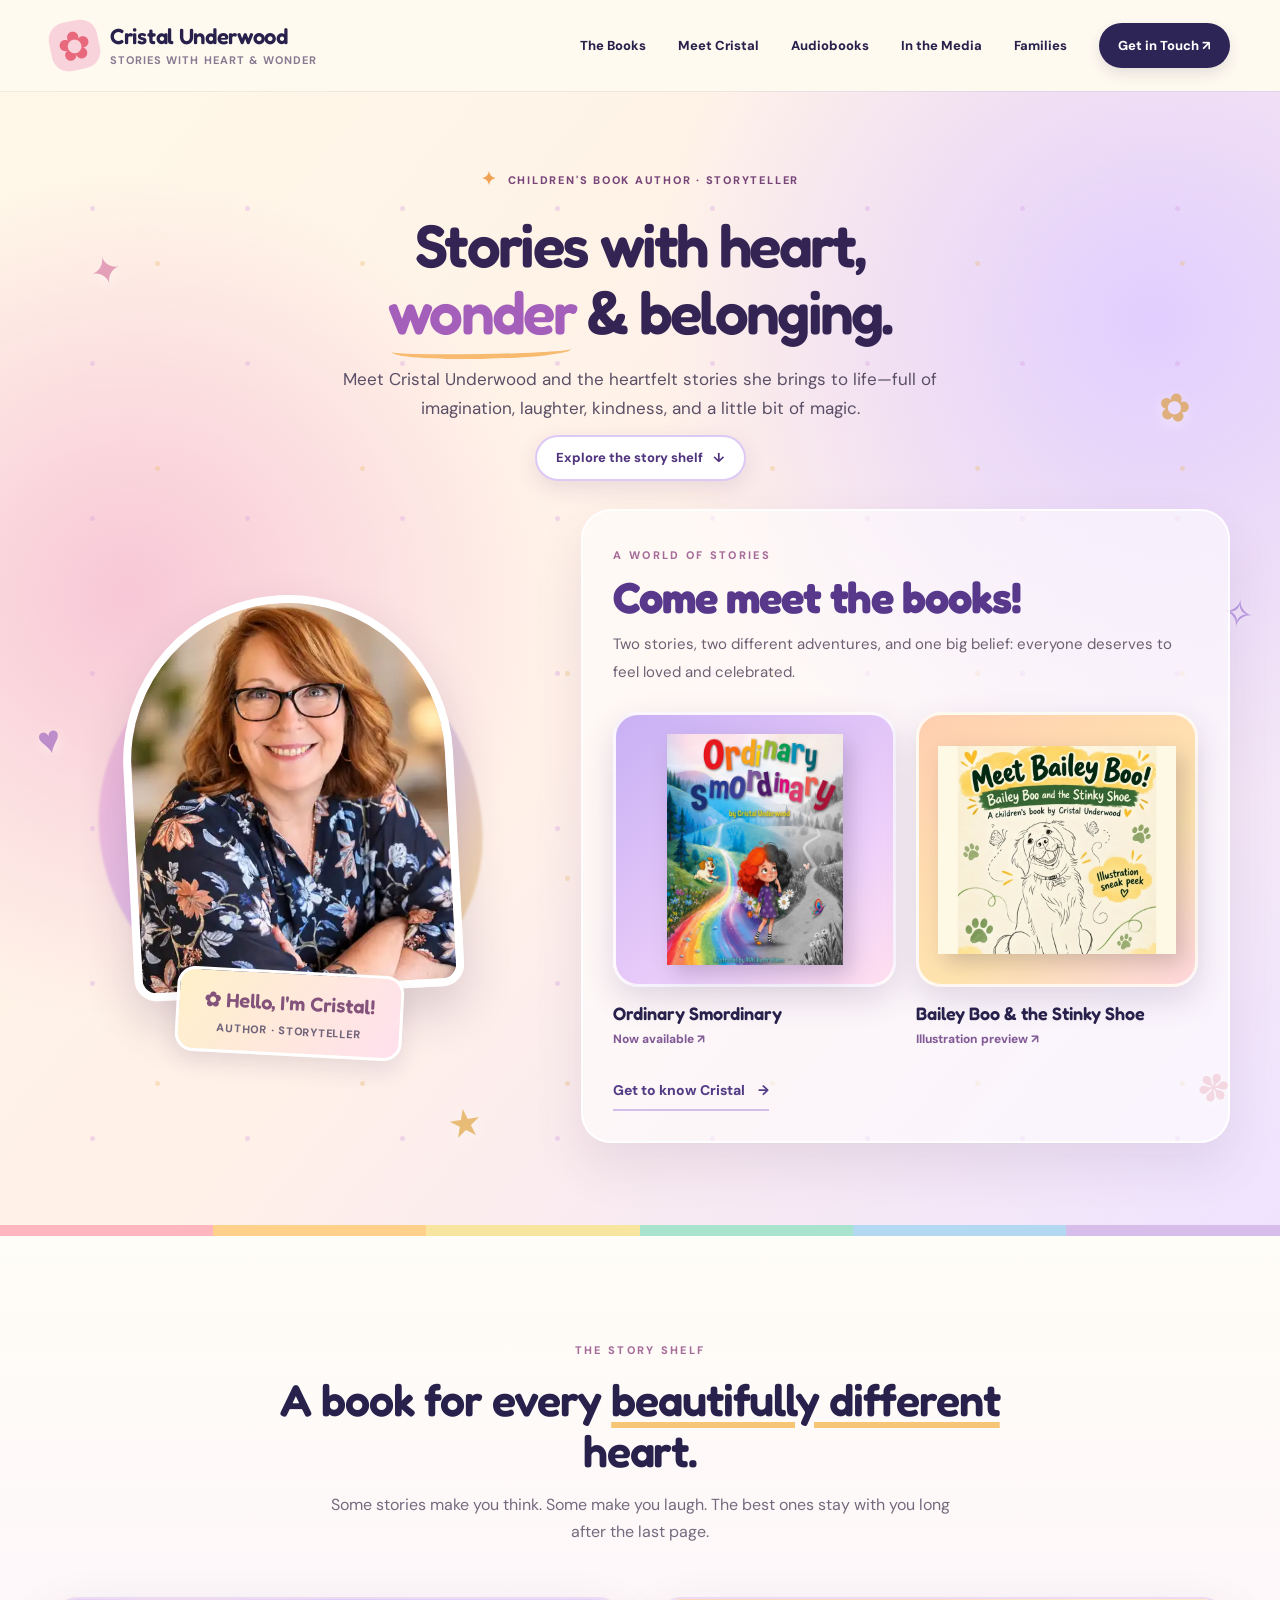
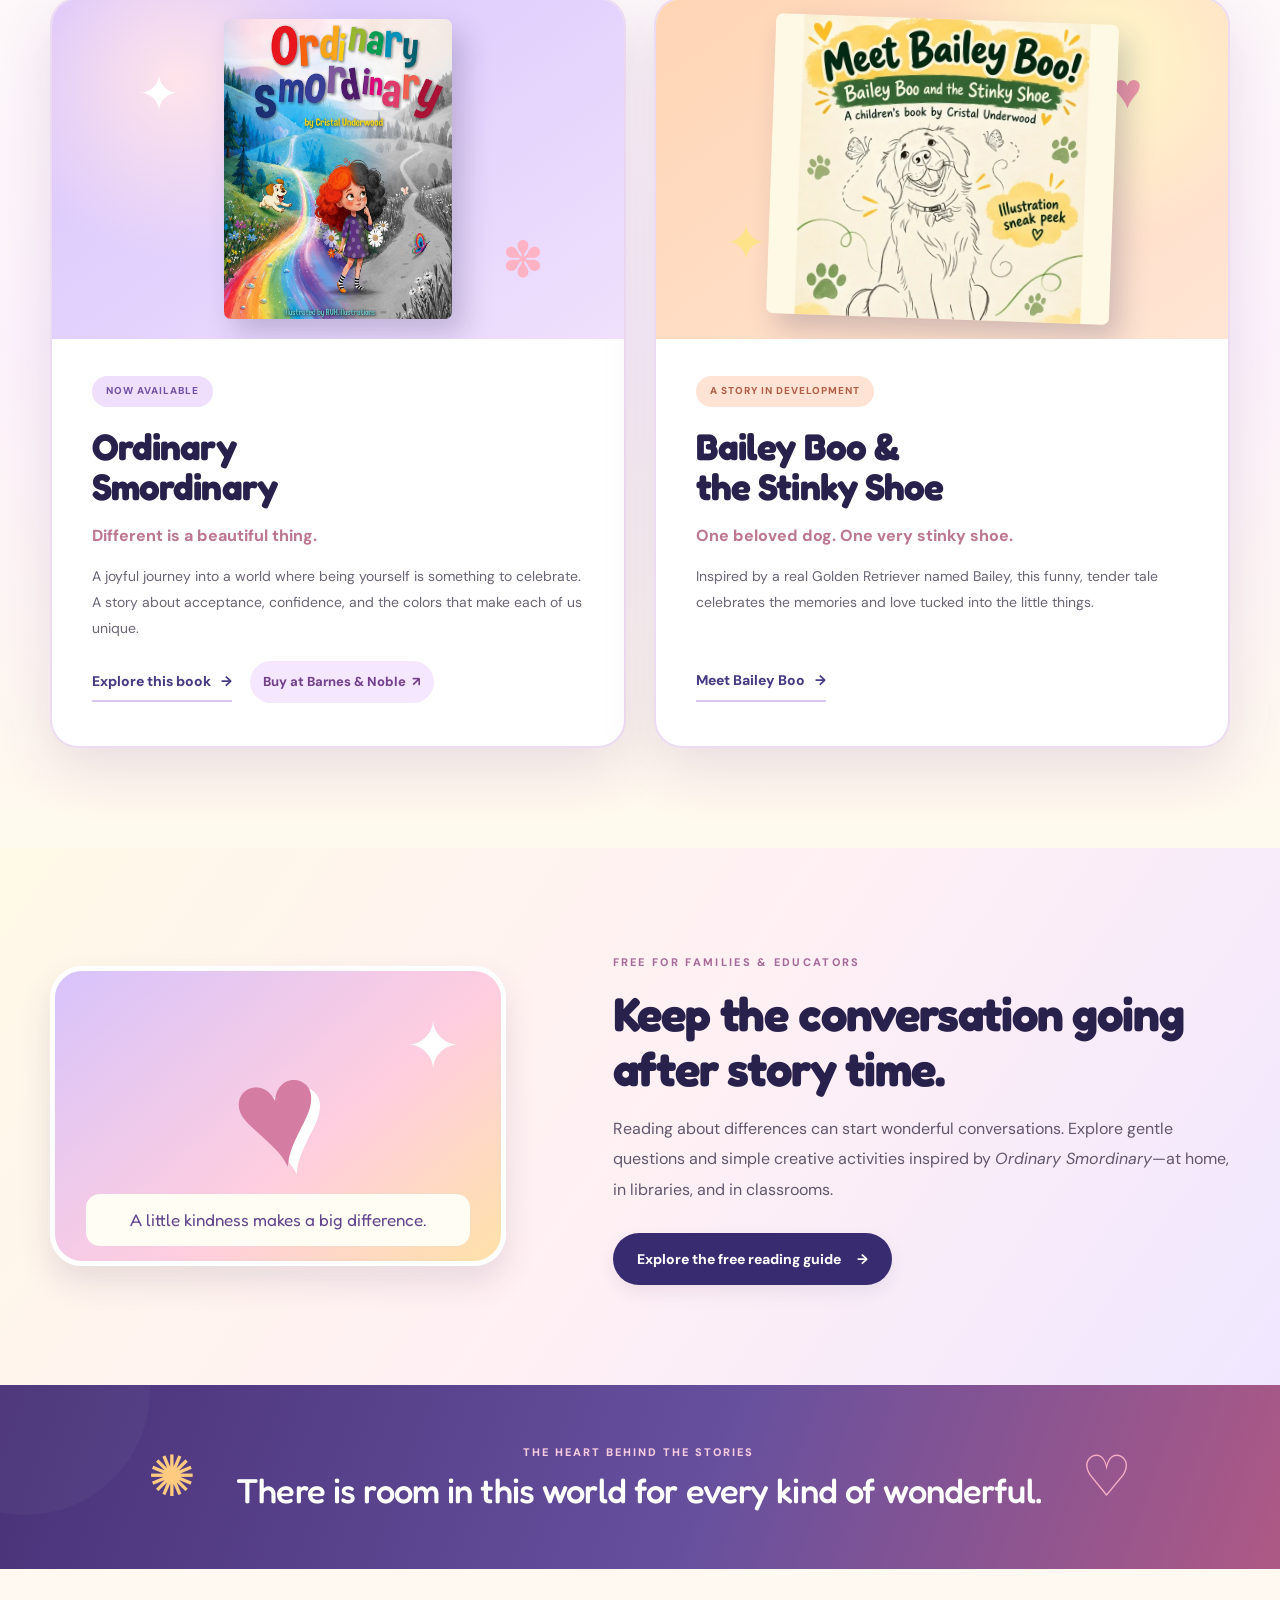
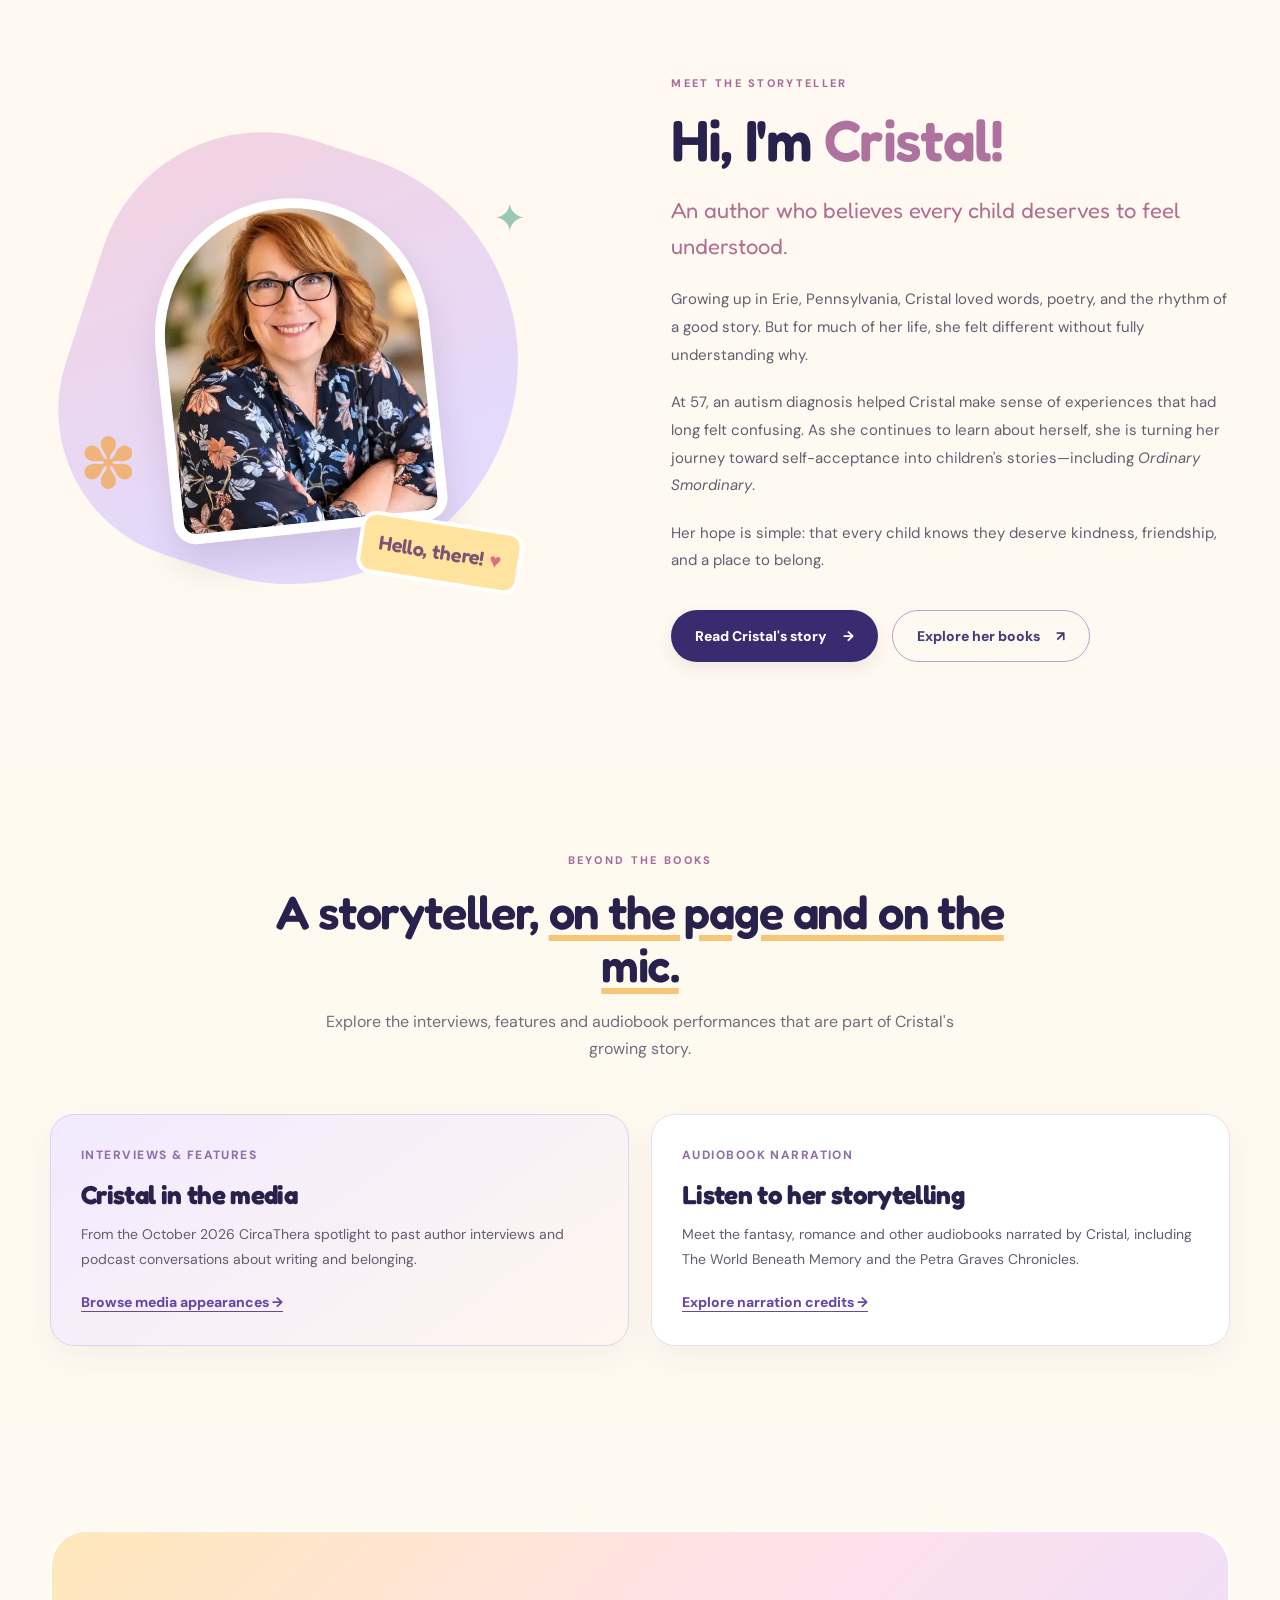
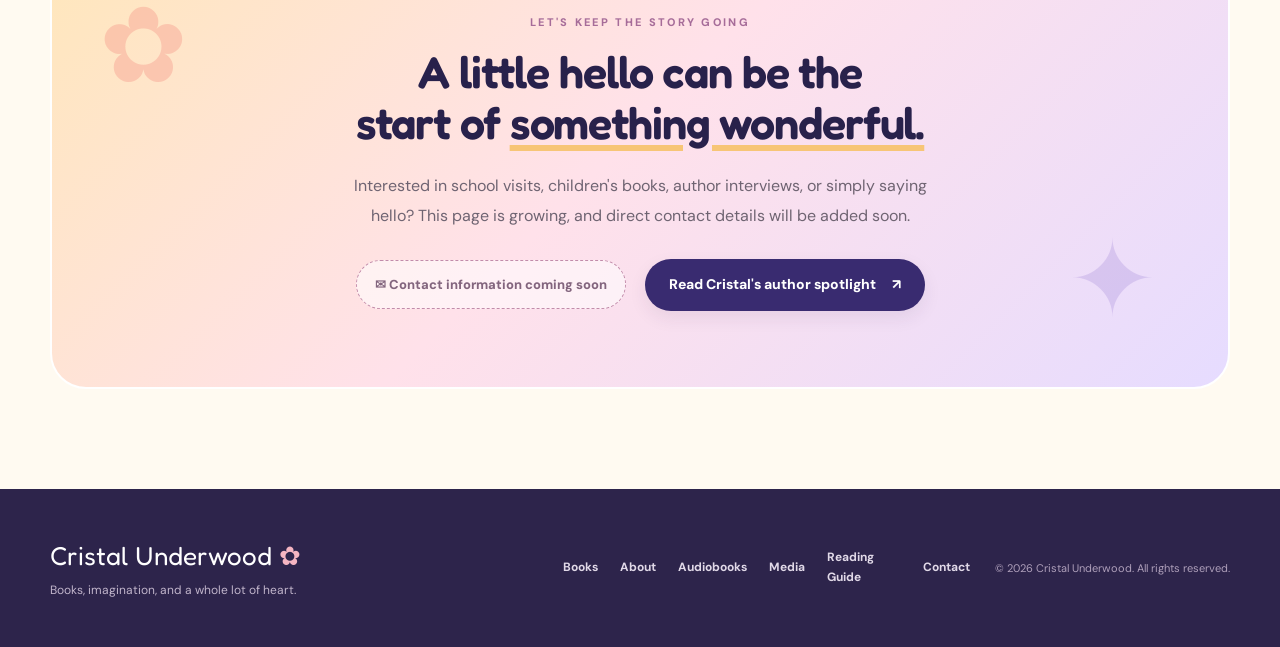
<file: index.html>
<!doctype html>
<html lang="en">
<head>
  <meta charset="utf-8">
  <meta name="viewport" content="width=device-width, initial-scale=1">
  <meta name="theme-color" content="#fffaf0">
  <meta name="description" content="Meet children's author Cristal Underwood. Discover how her autism diagnosis at age 57 inspired stories of kindness and belonging, including Ordinary Smordinary.">
  <meta property="og:title" content="Cristal Underwood | Stories with heart & wonder">
  <meta property="og:description" content="Meet children's author Cristal Underwood and discover the personal journey behind Ordinary Smordinary.">
  <meta property="og:type" content="website">
  <meta property="og:image" content="https://cristalunderwoodbooks.github.io/assets/ordinary-cover.webp">
  <meta property="og:url" content="https://cristalunderwoodbooks.github.io/">
  <meta name="twitter:card" content="summary_large_image">
  <link rel="icon" href="assets/favicon.svg" type="image/svg+xml">
  <link rel="preconnect" href="https://fonts.googleapis.com">
  <link rel="preconnect" href="https://fonts.gstatic.com" crossorigin>
  <link href="https://fonts.googleapis.com/css2?family=DM+Sans:wght@400;500;600;700;800&family=Fredoka:wght@400;500;600;700&display=swap" rel="stylesheet">
  <link rel="stylesheet" href="assets/site.css"><link rel="stylesheet" href="assets/portfolio.css">
  <title>Cristal Underwood | Children's Book Author</title>
  <script defer src="assets/site.js"></script>
</head>
<body>
  <a class="skip-link" href="#main">Skip to content</a>
  <header class="site-header" id="top">
    <div class="nav shell">
      <a class="brand" href="index.html" aria-label="Cristal Underwood homepage"><span class="brand-mark" aria-hidden="true">✿</span><span class="brand-text"><strong>Cristal Underwood</strong><small>Stories with heart & wonder</small></span></a>
      <button class="menu-toggle" type="button" aria-expanded="false" aria-controls="nav-links"><span class="menu-bars" aria-hidden="true">☰</span><span>Menu</span></button>
      <nav id="nav-links" class="nav-links" aria-label="Main navigation"><a href="#books">The Books</a><a href="meet-cristal.html">Meet Cristal</a><a href="narration.html">Audiobooks</a><a href="media.html">In the Media</a><a href="reading-guide.html">Families</a><a href="#connect" class="nav-contact">Get in Touch <span aria-hidden="true">↗</span></a></nav>
    </div>
  </header>
  <main id="main">
    <section class="hero hero-author" aria-labelledby="hero-title"><div class="story-sprinkles" aria-hidden="true"><span>✦</span><span>✿</span><span>♥</span><span>✽</span><span>✧</span><span>★</span></div>
      <div class="shell hero-author-intro">
        <div class="eyebrow"><span class="tiny-star" aria-hidden="true">✦</span> CHILDREN'S BOOK AUTHOR · STORYTELLER</div>
        <h1 id="hero-title">Stories with heart, <span class="highlight-script">wonder</span> & belonging.</h1>
        <p class="hero-lead">Meet Cristal Underwood and the heartfelt stories she brings to life—full of imagination, laughter, kindness, and a little bit of magic.</p><a class="hero-books-cta" href="#books">Explore the story shelf <span aria-hidden="true">↓</span></a>
      </div>
      <div class="shell hero-author-grid">
        <div class="hero-author-portrait">
          <div class="hero-portrait-glow" aria-hidden="true"></div>
          <div class="hero-portrait-frame"><img src="assets/cristal-portrait.webp" alt="Portrait of children's author Cristal Underwood, smiling in a floral blouse" width="480" height="600" fetchpriority="high"></div>
          <div class="hero-portrait-caption"><span class="caption-hello">✿ Hello, I'm Cristal!</span><span>Author · Storyteller</span></div>
        </div>
        <div class="hero-author-books">
          <span class="kicker">A WORLD OF STORIES</span>
          <h2>Come meet the books!</h2>
          <p>Two stories, two different adventures, and one big belief: everyone deserves to feel loved and celebrated.</p>
          <div class="hero-book-pair">
            <a class="hero-book-link" href="ordinary-smordinary.html" aria-label="Explore Ordinary Smordinary">
              <div class="hero-book-picture hero-book-purple"><img src="assets/ordinary-cover.webp" alt="Ordinary Smordinary book cover" width="780" height="1024" loading="eager"></div>
              <strong>Ordinary Smordinary</strong>
              <span>Now available <span aria-hidden="true">↗</span></span>
            </a>
            <a class="hero-book-link" href="bailey-boo.html" aria-label="Learn about Bailey Boo and the Stinky Shoe">
              <div class="hero-book-picture hero-book-peach"><img src="assets/bailey-preview.webp" alt="Bailey Boo and the Stinky Shoe illustrated preview with a cheerful Golden Retriever" width="720" height="630" loading="eager"></div>
              <strong>Bailey Boo &amp; the Stinky Shoe</strong>
              <span>Illustration preview <span aria-hidden="true">↗</span></span>
            </a>
          </div>
          <a href="meet-cristal.html" class="hero-meet-link">Get to know Cristal <span aria-hidden="true">→</span></a>
        </div>
      </div>
      <div class="rainbow-bar" aria-hidden="true"></div>
    </section>
    <section class="book-section section-pad" id="books" aria-labelledby="books-title">
      <div class="shell">
        <div class="section-intro center"><span class="kicker">THE STORY SHELF</span><h2 id="books-title">A book for every <span class="underline-swish">beautifully different</span> heart.</h2><p>Some stories make you think. Some make you laugh. The best ones stay with you long after the last page.</p></div>
        <div class="book-grid">
          <article class="feature-book book-one">
            <div class="feature-art feature-art-lilac"><span class="art-sparkle sparkle-one" aria-hidden="true">✦</span><span class="art-sparkle sparkle-two" aria-hidden="true">✽</span><img src="assets/ordinary-cover.webp" alt="Cover of Ordinary Smordinary by Cristal Underwood, illustrated by RUH Illustrations" width="780" height="1024" loading="lazy"></div>
            <div class="feature-body"><span class="book-tag tag-purple">NOW AVAILABLE</span><h3>Ordinary<br>Smordinary</h3><p class="book-subtitle">Different is a beautiful thing.</p><p>A joyful journey into a world where being yourself is something to celebrate. A story about acceptance, confidence, and the colors that make each of us unique.</p><div class="book-quick-links"><a class="text-link" href="ordinary-smordinary.html">Explore this book <span aria-hidden="true">→</span></a><a class="feature-buy-link" href="https://www.barnesandnoble.com/w/ordinary-smordinary-cristal-underwood/1150849282?ean=9798182522083" target="_blank" rel="noopener noreferrer">Buy at Barnes &amp; Noble <span aria-hidden="true">↗</span></a></div></div>
          </article>
          <article class="feature-book book-two">
            <div class="feature-art feature-art-peach"><span class="art-sparkle sparkle-three" aria-hidden="true">♥</span><span class="art-sparkle sparkle-four" aria-hidden="true">✦</span><img src="assets/bailey-preview.webp" alt="Bailey Boo and the Stinky Shoe concept illustration featuring a happy Golden Retriever" width="720" height="630" loading="lazy"></div>
            <div class="feature-body"><span class="book-tag tag-coral">A STORY IN DEVELOPMENT</span><h3>Bailey Boo &<br>the Stinky Shoe</h3><p class="book-subtitle">One beloved dog. One very stinky shoe.</p><p>Inspired by a real Golden Retriever named Bailey, this funny, tender tale celebrates the memories and love tucked into the little things.</p><div class="book-quick-links"><a class="text-link" href="bailey-boo.html">Meet Bailey Boo <span aria-hidden="true">→</span></a></div></div>
          </article>
        </div>
      </div>
    </section>
    <section class="family-feature section-pad" aria-labelledby="family-feature-heading"><div class="shell family-feature-grid"><div class="family-feature-art" aria-hidden="true"><span class="family-feature-heart">♥</span><span class="family-feature-star">✦</span><span class="family-feature-label">A little kindness makes a big difference.</span></div><div class="family-feature-copy"><span class="kicker">FREE FOR FAMILIES &amp; EDUCATORS</span><h2 id="family-feature-heading">Keep the conversation going after story time.</h2><p>Reading about differences can start wonderful conversations. Explore gentle questions and simple creative activities inspired by <em>Ordinary Smordinary</em>—at home, in libraries, and in classrooms.</p><a class="btn btn-primary" href="reading-guide.html">Explore the free reading guide <span aria-hidden="true">→</span></a></div></div></section><section class="wish-section" aria-labelledby="wish-title"><div class="shell wish-inner"><span class="wish-icon" aria-hidden="true">✺</span><div><p class="wish-overline">THE HEART BEHIND THE STORIES</p><h2 id="wish-title">There is room in this world for every kind of wonderful.</h2></div><span class="wish-icon wish-icon-right" aria-hidden="true">♡</span></div></section>
    <section class="about-section section-pad" id="about" aria-labelledby="about-title"><div class="shell about-grid">
      <div class="about-art"><div class="about-sun" aria-hidden="true"></div><div class="portrait-card"><img src="assets/cristal-portrait.webp" alt="Cristal Underwood smiling, wearing glasses and a floral blouse" width="480" height="600" loading="lazy"></div><div class="about-badge">Hello, there! <span aria-hidden="true">♥</span></div><span class="about-star star-a" aria-hidden="true">✽</span><span class="about-star star-b" aria-hidden="true">✦</span></div>
      <div class="about-copy"><span class="kicker">MEET THE STORYTELLER</span><h2 id="about-title">Hi, I'm <span class="serif-italic">Cristal!</span></h2><p class="standfirst">An author who believes every child deserves to feel understood.</p><p>Growing up in Erie, Pennsylvania, Cristal loved words, poetry, and the rhythm of a good story. But for much of her life, she felt different without fully understanding why.</p><p>At 57, an autism diagnosis helped Cristal make sense of experiences that had long felt confusing. As she continues to learn about herself, she is turning her journey toward self-acceptance into children's stories—including <em>Ordinary Smordinary</em>.</p><p>Her hope is simple: that every child knows they deserve kindness, friendship, and a place to belong.</p><div class="bio-actions"><a href="meet-cristal.html" class="btn btn-primary">Read Cristal's story <span aria-hidden="true">→</span></a><a href="#books" class="btn btn-outline">Explore her books <span aria-hidden="true">↗</span></a></div></div>
    </div></section>
    <section class="portfolio-section" id="highlights" aria-labelledby="highlight-title"><div class="shell"><div class="section-intro center"><span class="kicker">BEYOND THE BOOKS</span><h2 id="highlight-title">A storyteller, <span class="underline-swish">on the page and on the mic.</span></h2><p>Explore the interviews, features and audiobook performances that are part of Cristal's growing story.</p></div><div class="portfolio-grid"><article class="portfolio-card featured"><p class="portfolio-year">INTERVIEWS &amp; FEATURES</p><h3>Cristal in the media</h3><p>From the October 2026 CircaThera spotlight to past author interviews and podcast conversations about writing and belonging.</p><a href="media.html">Browse media appearances →</a></article><article class="portfolio-card"><p class="portfolio-year">AUDIOBOOK NARRATION</p><h3>Listen to her storytelling</h3><p>Meet the fantasy, romance and other audiobooks narrated by Cristal, including The World Beneath Memory and the Petra Graves Chronicles.</p><a href="narration.html">Explore narration credits →</a></article></div></div></section>
    <section class="connect-section section-pad" id="connect" aria-labelledby="connect-title"><div class="shell connect-wrap"><div class="connect-deco connect-deco-one" aria-hidden="true">✿</div><div class="connect-deco connect-deco-two" aria-hidden="true">✦</div><span class="kicker">LET'S KEEP THE STORY GOING</span><h2 id="connect-title">A little hello can be the<br>start of <span class="underline-swish">something wonderful.</span></h2><p>Interested in school visits, children's books, author interviews, or simply saying hello? This page is growing, and direct contact details will be added soon.</p><div class="connect-actions"><span class="contact-soon">✉ Contact information coming soon</span><a class="btn btn-primary" href="https://www.circathera.com/post/october-2026-community-spotlight-cristal-underwood" target="_blank" rel="noopener noreferrer">Read Cristal's author spotlight <span aria-hidden="true">↗</span></a></div></div></section>
  </main>
  <footer class="site-footer"><div class="shell footer-inner"><div><a class="footer-brand" href="index.html">Cristal Underwood <span aria-hidden="true">✿</span></a><p>Books, imagination, and a whole lot of heart.</p></div><div class="footer-links"><a href="#books">Books</a><a href="meet-cristal.html">About</a><a href="narration.html">Audiobooks</a><a href="media.html">Media</a><a href="reading-guide.html">Reading Guide</a><a href="#connect">Contact</a></div><small>© <span data-year>2026</span> Cristal Underwood. All rights reserved.</small></div></footer>
</body>
</html>
</file>
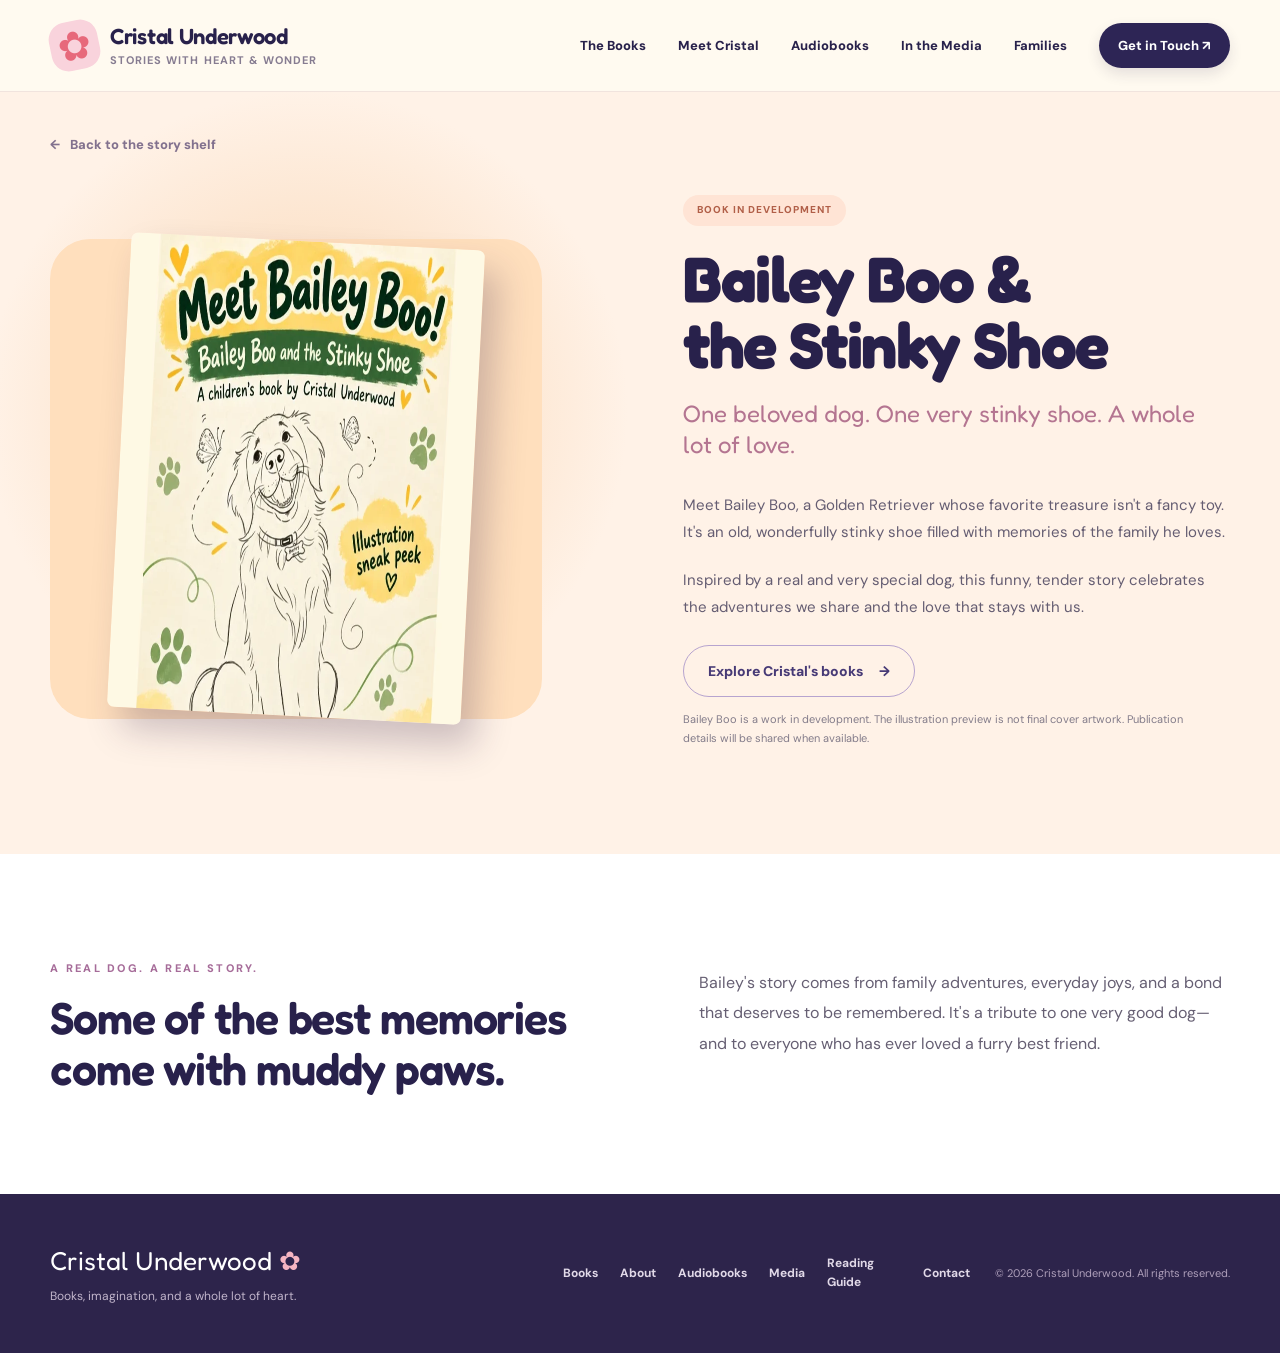
<file: bailey-boo.html>
<!doctype html><html lang="en"><head><meta charset="utf-8"><meta name="viewport" content="width=device-width, initial-scale=1"><meta name="theme-color" content="#fffaf0"><meta name="description" content="Bailey Boo and the Stinky Shoe by Cristal Underwood is a funny, heartfelt children's book inspired by a real Golden Retriever and his beloved stinky shoe."><link rel="icon" href="assets/favicon.svg" type="image/svg+xml"><link rel="preconnect" href="https://fonts.googleapis.com"><link rel="preconnect" href="https://fonts.gstatic.com" crossorigin><link href="https://fonts.googleapis.com/css2?family=DM+Sans:wght@400;500;600;700;800&family=Fredoka:wght@400;500;600;700&display=swap" rel="stylesheet"><link rel="stylesheet" href="assets/site.css"><title>Bailey Boo and the Stinky Shoe | Cristal Underwood</title><script defer src="assets/site.js"></script></head><body><a class="skip-link" href="#main">Skip to content</a><header class="site-header"><div class="nav shell"><a class="brand" href="index.html" aria-label="Cristal Underwood homepage"><span class="brand-mark" aria-hidden="true">✿</span><span class="brand-text"><strong>Cristal Underwood</strong><small>Stories with heart & wonder</small></span></a><button class="menu-toggle" type="button" aria-expanded="false" aria-controls="nav-links"><span class="menu-bars" aria-hidden="true">☰</span><span>Menu</span></button><nav id="nav-links" class="nav-links" aria-label="Main navigation"><a href="index.html#books">The Books</a><a href="meet-cristal.html">Meet Cristal</a><a href="narration.html">Audiobooks</a><a href="media.html">In the Media</a><a href="reading-guide.html">Families</a><a href="index.html#connect" class="nav-contact">Get in Touch <span aria-hidden="true">↗</span></a></nav></div></header><main id="main"><section class="detail-hero detail-peach"><div class="shell"><a class="back-link" href="index.html#books"><span aria-hidden="true">←</span> Back to the story shelf</a><div class="detail-grid"><div class="detail-image bailey-detail"><img src="assets/bailey-preview.webp" width="720" height="630" alt="Bailey Boo concept illustration featuring a happy Golden Retriever"></div><div class="detail-copy"><span class="book-tag tag-coral">BOOK IN DEVELOPMENT</span><h1>Bailey Boo &<br>the Stinky Shoe</h1><p class="detail-tagline">One beloved dog. One very stinky shoe. A whole lot of love.</p><p>Meet Bailey Boo, a Golden Retriever whose favorite treasure isn't a fancy toy. It's an old, wonderfully stinky shoe filled with memories of the family he loves.</p><p>Inspired by a real and very special dog, this funny, tender story celebrates the adventures we share and the love that stays with us.</p><div class="detail-actions"><a class="btn btn-outline" href="index.html#books">Explore Cristal's books <span aria-hidden="true">→</span></a></div><p class="detail-footnote">Bailey Boo is a work in development. The illustration preview is not final cover artwork. Publication details will be shared when available. </p></div></div></div></section><section class="detail-lower section-pad"><div class="shell mini-feature"><div><span class="kicker">A REAL DOG. A REAL STORY.</span><h2>Some of the best memories come with muddy paws.</h2></div><p>Bailey's story comes from family adventures, everyday joys, and a bond that deserves to be remembered. It's a tribute to one very good dog—and to everyone who has ever loved a furry best friend.</p></div></section></main><footer class="site-footer"><div class="shell footer-inner"><div><a class="footer-brand" href="index.html">Cristal Underwood <span aria-hidden="true">✿</span></a><p>Books, imagination, and a whole lot of heart.</p></div><div class="footer-links"><a href="index.html#books">Books</a><a href="meet-cristal.html">About</a><a href="narration.html">Audiobooks</a><a href="media.html">Media</a><a href="reading-guide.html">Reading Guide</a><a href="index.html#connect">Contact</a></div><small>© <span data-year>2026</span> Cristal Underwood. All rights reserved.</small></div></footer></body></html>
</file>
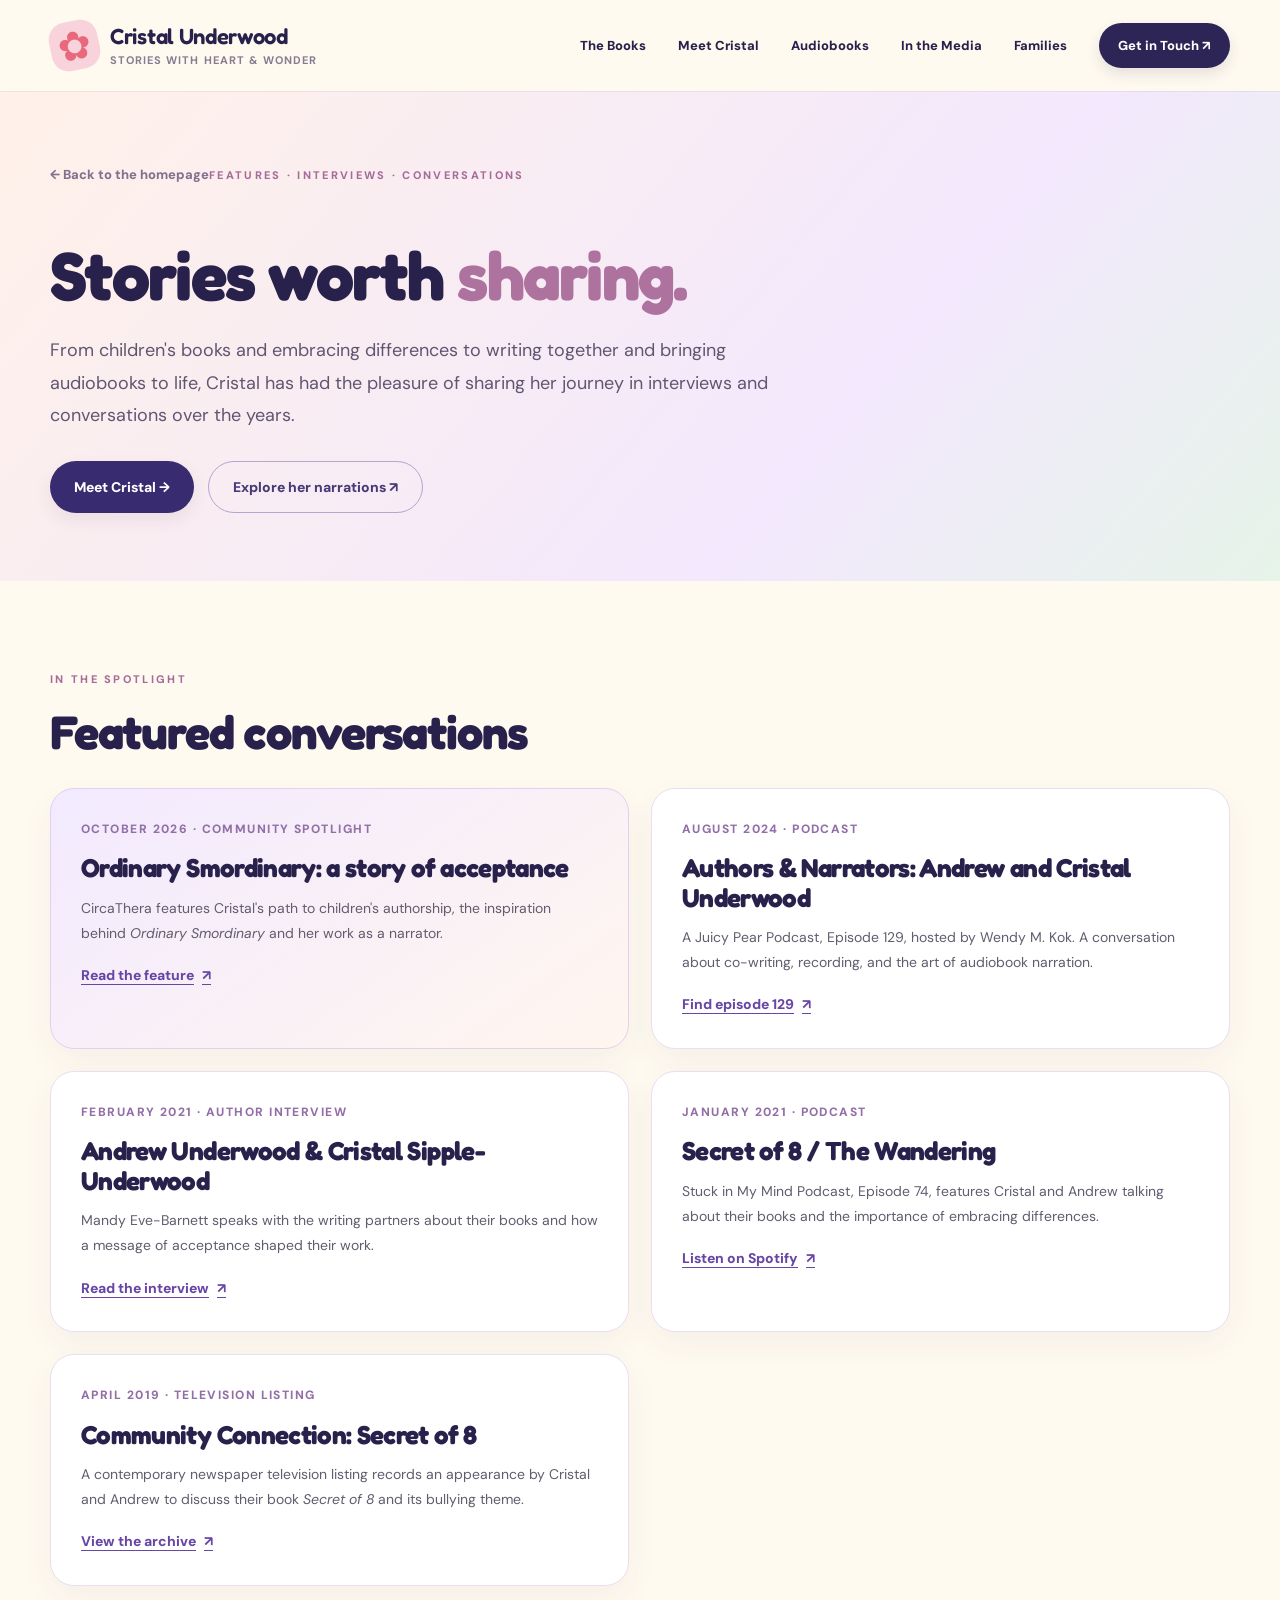
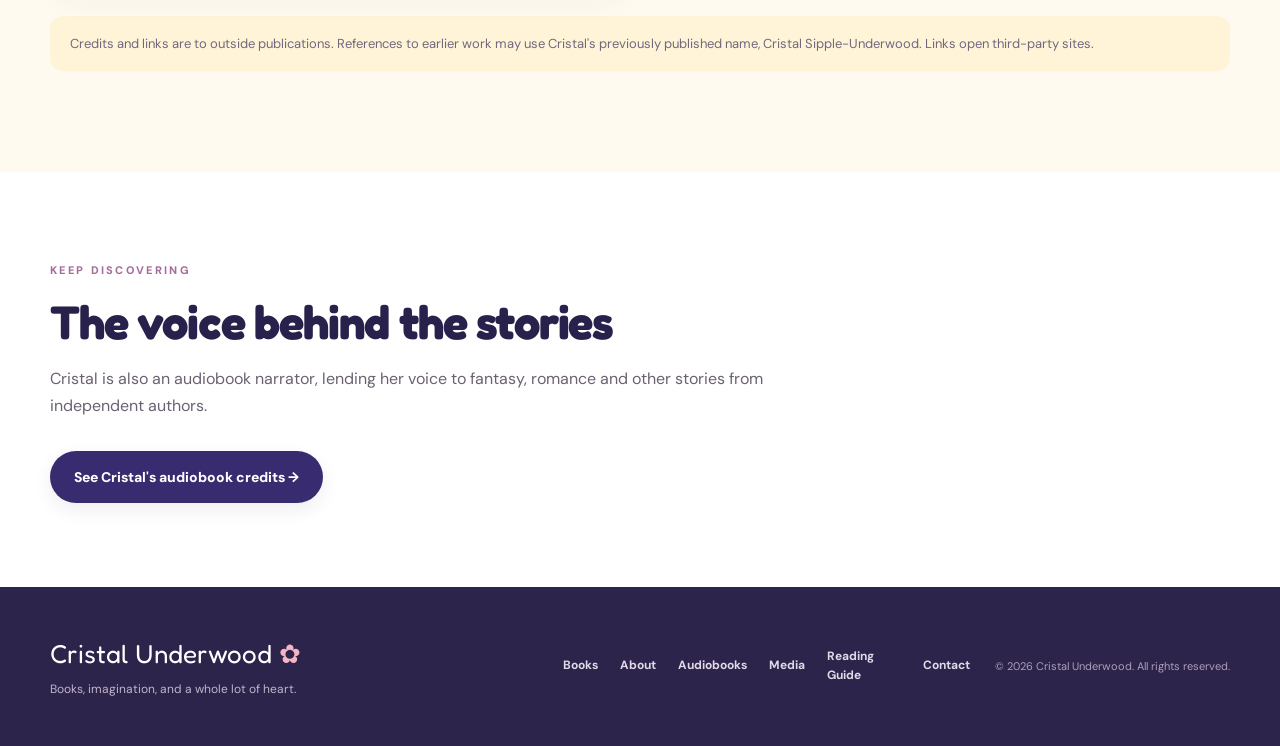
<file: media.html>
<!doctype html><html lang="en"><head><meta charset="utf-8"><meta name="viewport" content="width=device-width, initial-scale=1"><meta name="theme-color" content="#fffaf0"><meta name="description" content="Read interviews, podcast appearances and media features about children's author and narrator Cristal Underwood."><meta property="og:title" content="Cristal Underwood in the Media | Interviews & Features"><meta property="og:description" content="Read interviews, podcast appearances and media features about children's author and narrator Cristal Underwood."><meta property="og:type" content="website"><meta property="og:url" content="https://cristalunderwoodbooks.github.io/media.html"><meta property="og:image" content="https://cristalunderwoodbooks.github.io/assets/cristal-portrait.webp"><meta name="twitter:card" content="summary_large_image"><link rel="canonical" href="https://cristalunderwoodbooks.github.io/media.html"><link rel="icon" href="assets/favicon.svg" type="image/svg+xml"><link rel="preconnect" href="https://fonts.googleapis.com"><link rel="preconnect" href="https://fonts.gstatic.com" crossorigin><link href="https://fonts.googleapis.com/css2?family=DM+Sans:wght@400;500;600;700;800&family=Fredoka:wght@400;500;600;700&display=swap" rel="stylesheet"><link rel="stylesheet" href="assets/site.css"><link rel="stylesheet" href="assets/portfolio.css"><title>Cristal Underwood in the Media | Interviews & Features</title><script defer src="assets/site.js"></script></head><body><a class="skip-link" href="#main">Skip to content</a>
<header class="site-header"><div class="nav shell"><a class="brand" href="index.html" aria-label="Cristal Underwood homepage"><span class="brand-mark" aria-hidden="true">✿</span><span class="brand-text"><strong>Cristal Underwood</strong><small>Stories with heart &amp; wonder</small></span></a><button class="menu-toggle" type="button" aria-expanded="false" aria-controls="nav-links"><span class="menu-bars" aria-hidden="true">☰</span><span>Menu</span></button><nav id="nav-links" class="nav-links" aria-label="Main navigation"><a href="index.html#books">The Books</a><a href="meet-cristal.html">Meet Cristal</a><a href="narration.html">Audiobooks</a><a href="media.html" aria-current="page">In the Media</a><a href="reading-guide.html">Families</a><a href="index.html#connect" class="nav-contact">Get in Touch <span aria-hidden="true">↗</span></a></nav></div></header><main id="main">
<section class="portfolio-hero"><div class="shell"><a class="back-link" href="index.html">← Back to the homepage</a><span class="kicker">FEATURES · INTERVIEWS · CONVERSATIONS</span><h1>Stories worth <span class="serif-italic">sharing.</span></h1><p>From children's books and embracing differences to writing together and bringing audiobooks to life, Cristal has had the pleasure of sharing her journey in interviews and conversations over the years.</p><div class="portfolio-actions"><a class="btn btn-primary" href="meet-cristal.html">Meet Cristal →</a><a class="btn btn-outline" href="narration.html">Explore her narrations ↗</a></div></div></section>
<section class="portfolio-section" aria-labelledby="media-highlights"><div class="shell"><span class="kicker">IN THE SPOTLIGHT</span><h2 id="media-highlights">Featured conversations</h2><div class="portfolio-grid">
<article class="portfolio-card featured"><p class="portfolio-year">October 2026 · Community spotlight</p><h3>Ordinary Smordinary: a story of acceptance</h3><p>CircaThera features Cristal's path to children's authorship, the inspiration behind <em>Ordinary Smordinary</em> and her work as a narrator.</p><a href="https://www.circathera.com/post/october-2026-community-spotlight-cristal-underwood" target="_blank" rel="noopener noreferrer">Read the feature <span aria-hidden="true">↗</span></a></article>
<article class="portfolio-card"><p class="portfolio-year">August 2024 · Podcast</p><h3>Authors &amp; Narrators: Andrew and Cristal Underwood</h3><p>A Juicy Pear Podcast, Episode 129, hosted by Wendy M. Kok. A conversation about co-writing, recording, and the art of audiobook narration.</p><a href="https://www.ajuicypearpodcast.com/episodes/season/3/" target="_blank" rel="noopener noreferrer">Find episode 129 <span aria-hidden="true">↗</span></a></article>
<article class="portfolio-card"><p class="portfolio-year">February 2021 · Author interview</p><h3>Andrew Underwood &amp; Cristal Sipple-Underwood</h3><p>Mandy Eve-Barnett speaks with the writing partners about their books and how a message of acceptance shaped their work.</p><a href="https://mandyevebarnett.com/2021/02/04/author-interview-andrew-underwood-and-cristal-sipple-underwood/" target="_blank" rel="noopener noreferrer">Read the interview <span aria-hidden="true">↗</span></a></article>
<article class="portfolio-card"><p class="portfolio-year">January 2021 · Podcast</p><h3>Secret of 8 / The Wandering</h3><p>Stuck in My Mind Podcast, Episode 74, features Cristal and Andrew talking about their books and the importance of embracing differences.</p><a href="https://open.spotify.com/episode/3puU8Qxi3hyqLl0yKE1ySR" target="_blank" rel="noopener noreferrer">Listen on Spotify <span aria-hidden="true">↗</span></a></article>
<article class="portfolio-card"><p class="portfolio-year">April 2019 · Television listing</p><h3>Community Connection: Secret of 8</h3><p>A contemporary newspaper television listing records an appearance by Cristal and Andrew to discuss their book <em>Secret of 8</em> and its bullying theme.</p><a href="https://vindyarchives.com/news/2019/apr/06/todays-entertainment-picks/" target="_blank" rel="noopener noreferrer">View the archive <span aria-hidden="true">↗</span></a></article>
</div><p class="portfolio-note">Credits and links are to outside publications. References to earlier work may use Cristal's previously published name, Cristal Sipple-Underwood. Links open third-party sites.</p></div></section>
<section class="portfolio-section" aria-labelledby="media-more"><div class="shell"><span class="kicker">KEEP DISCOVERING</span><h2 id="media-more">The voice behind the stories</h2><p class="portfolio-lead">Cristal is also an audiobook narrator, lending her voice to fantasy, romance and other stories from independent authors.</p><a class="btn btn-primary" href="narration.html">See Cristal's audiobook credits →</a></div></section></main><footer class="site-footer"><div class="shell footer-inner"><div><a class="footer-brand" href="index.html">Cristal Underwood <span aria-hidden="true">✿</span></a><p>Books, imagination, and a whole lot of heart.</p></div><div class="footer-links"><a href="index.html#books">Books</a><a href="meet-cristal.html">About</a><a href="narration.html">Audiobooks</a><a href="media.html">Media</a><a href="reading-guide.html">Reading Guide</a><a href="index.html#connect">Contact</a></div><small>© <span data-year>2026</span> Cristal Underwood. All rights reserved.</small></div></footer></body></html>
</file>
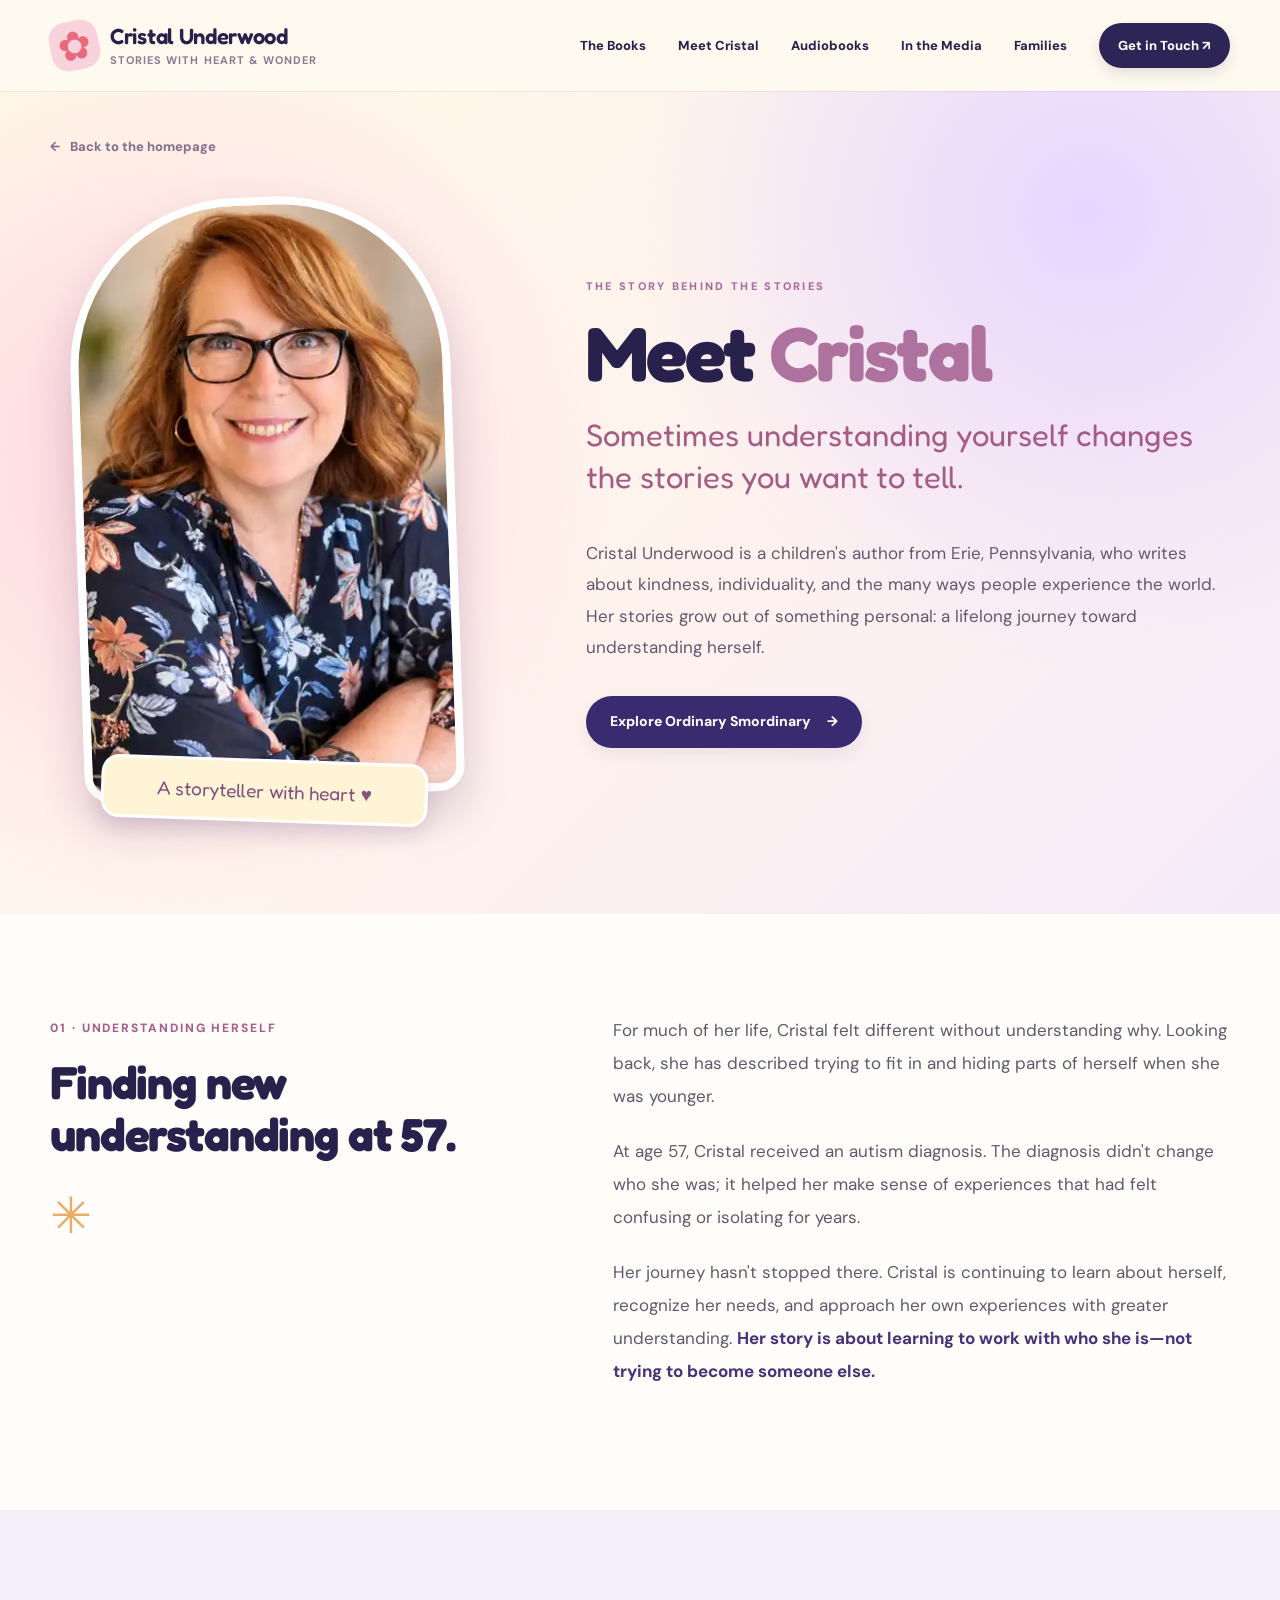
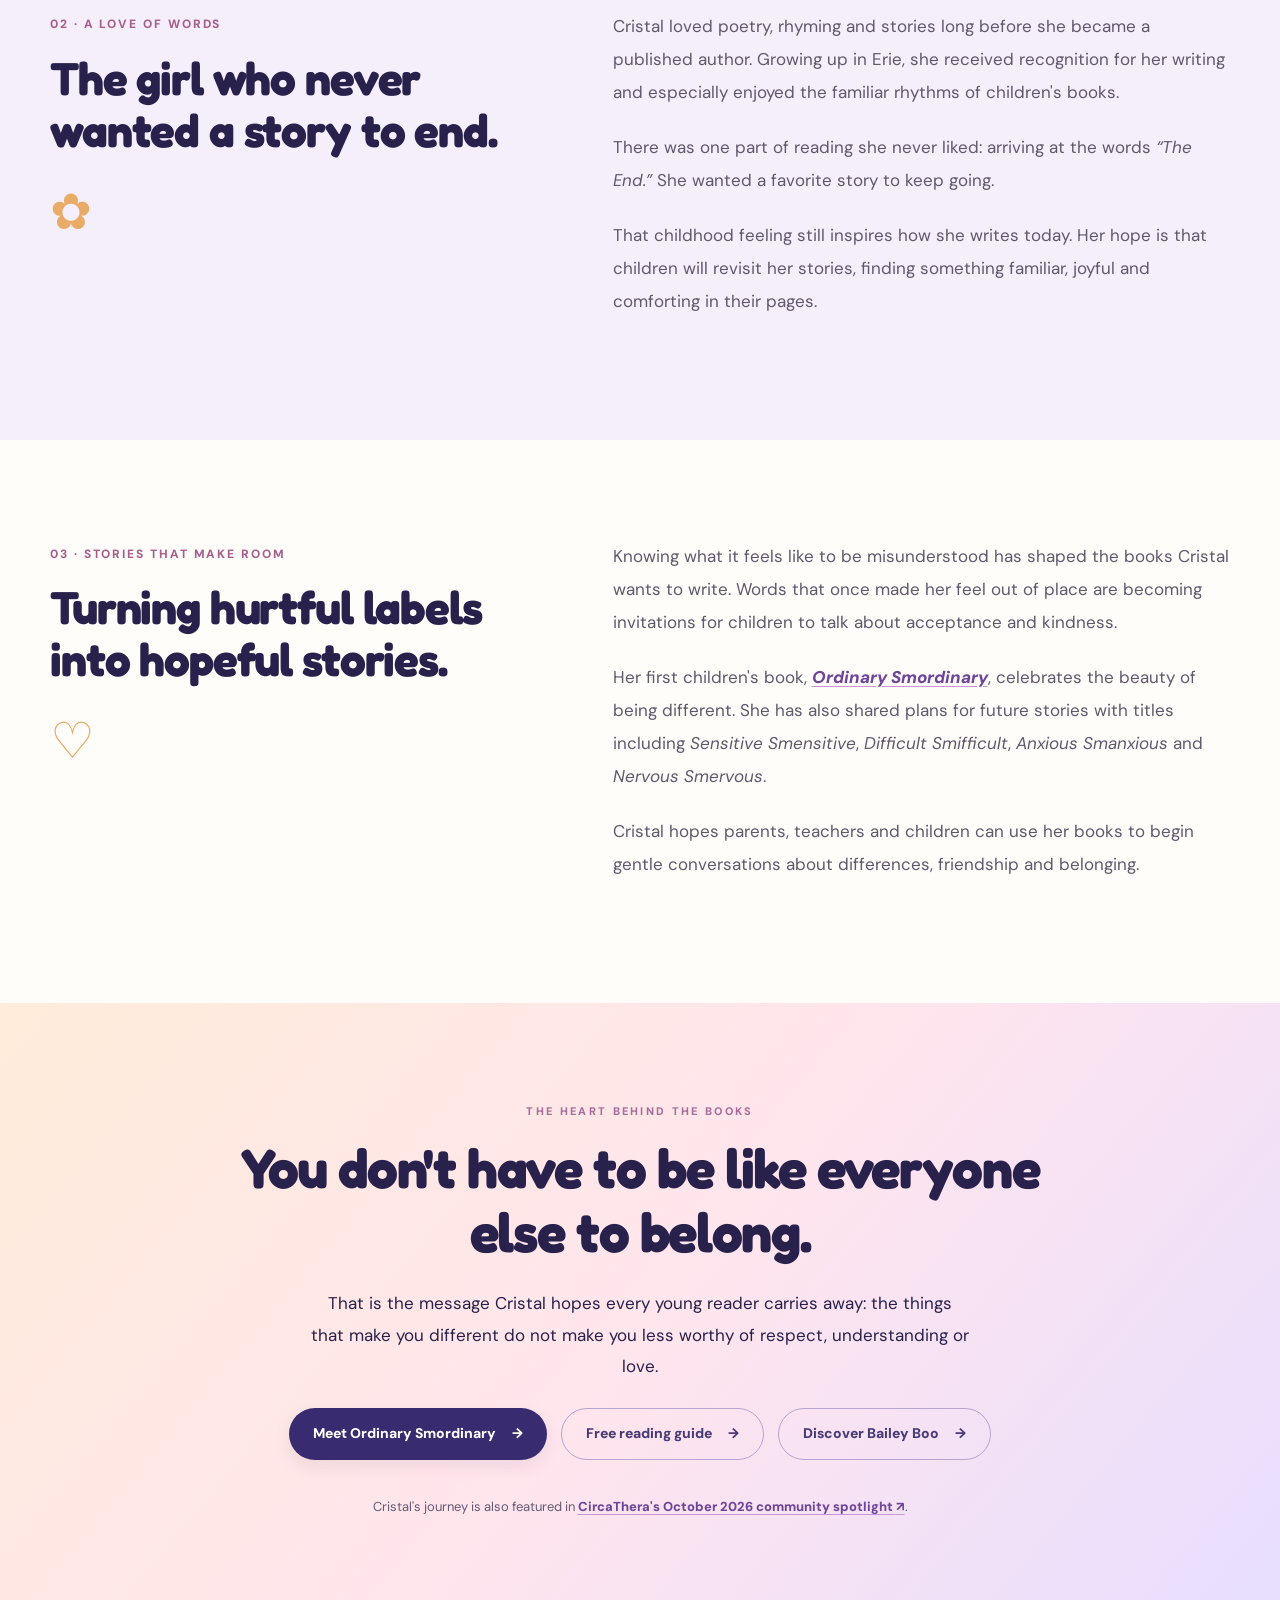
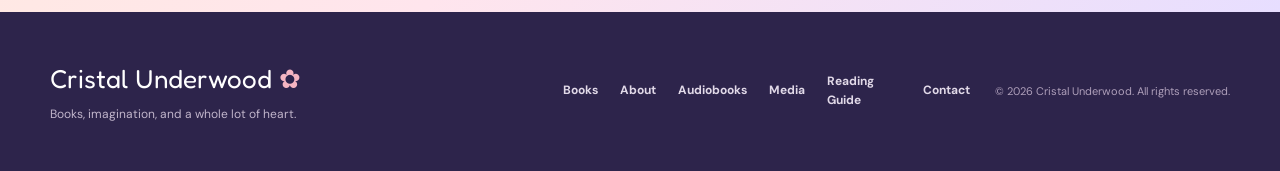
<file: meet-cristal.html>
<!doctype html>
<html lang="en">
<head>
<meta charset="utf-8">
<meta name="viewport" content="width=device-width, initial-scale=1">
<meta name="theme-color" content="#fffaf0">
<meta name="description" content="Meet Cristal Underwood, author of Ordinary Smordinary, and read about her lifelong love of stories, autism diagnosis at 57, and journey toward self-understanding and acceptance.">
<meta property="og:title" content="Meet Cristal Underwood | The story behind Ordinary Smordinary">
<meta property="og:description" content="How a late autism diagnosis shaped Cristal's stories of belonging and acceptance.">
<meta property="og:type" content="profile">
<meta property="og:url" content="https://cristalunderwoodbooks.github.io/meet-cristal.html">
<meta property="og:image" content="https://cristalunderwoodbooks.github.io/assets/cristal-portrait.webp">
<meta name="twitter:card" content="summary_large_image">
<link rel="canonical" href="https://cristalunderwoodbooks.github.io/meet-cristal.html">
<link rel="icon" href="assets/favicon.svg" type="image/svg+xml">
<link rel="preconnect" href="https://fonts.googleapis.com">
<link rel="preconnect" href="https://fonts.gstatic.com" crossorigin>
<link href="https://fonts.googleapis.com/css2?family=DM+Sans:wght@400;500;600;700;800&family=Fredoka:wght@400;500;600;700&display=swap" rel="stylesheet">
<link rel="stylesheet" href="assets/site.css">
<title>Meet Cristal Underwood | Children's Author</title>
<script defer src="assets/site.js"></script>
</head>
<body>
<a class="skip-link" href="#main">Skip to content</a>
<header class="site-header"><div class="nav shell"><a class="brand" href="index.html" aria-label="Cristal Underwood homepage"><span class="brand-mark" aria-hidden="true">✿</span><span class="brand-text"><strong>Cristal Underwood</strong><small>Stories with heart &amp; wonder</small></span></a><button class="menu-toggle" type="button" aria-expanded="false" aria-controls="nav-links"><span class="menu-bars" aria-hidden="true">☰</span><span>Menu</span></button><nav id="nav-links" class="nav-links" aria-label="Main navigation"><a href="index.html#books">The Books</a><a href="meet-cristal.html" aria-current="page">Meet Cristal</a><a href="narration.html">Audiobooks</a><a href="media.html">In the Media</a><a href="reading-guide.html">Families</a><a href="index.html#connect" class="nav-contact">Get in Touch <span aria-hidden="true">↗</span></a></nav></div></header>
<main id="main">
<section class="biography-hero" aria-labelledby="bio-heading"><div class="shell"><a class="back-link" href="index.html"><span aria-hidden="true">←</span> Back to the homepage</a><div class="biography-hero-grid"><div class="biography-photo"><img src="assets/cristal-portrait.webp" width="480" height="600" alt="Portrait of children's author Cristal Underwood smiling in a floral blouse"><span class="biography-photo-badge">A storyteller with heart <span aria-hidden="true">♥</span></span></div><div class="biography-intro"><span class="kicker">THE STORY BEHIND THE STORIES</span><h1 id="bio-heading">Meet <span class="serif-italic">Cristal</span></h1><p class="biography-lead">Sometimes understanding yourself changes the stories you want to tell.</p><p>Cristal Underwood is a children's author from Erie, Pennsylvania, who writes about kindness, individuality, and the many ways people experience the world. Her stories grow out of something personal: a lifelong journey toward understanding herself.</p><a class="btn btn-primary" href="ordinary-smordinary.html">Explore Ordinary Smordinary <span aria-hidden="true">→</span></a></div></div></div></section>
<section class="bio-story-section section-pad" aria-labelledby="bio-journey"><div class="shell bio-story-layout"><div class="bio-story-side"><span class="bio-chapter">01 · UNDERSTANDING HERSELF</span><h2 id="bio-journey">Finding new understanding at 57.</h2><span class="bio-story-spark" aria-hidden="true">✳</span></div><div class="bio-story-body"><p>For much of her life, Cristal felt different without understanding why. Looking back, she has described trying to fit in and hiding parts of herself when she was younger.</p><p>At age 57, Cristal received an autism diagnosis. The diagnosis didn't change who she was; it helped her make sense of experiences that had felt confusing or isolating for years.</p><p>Her journey hasn't stopped there. Cristal is continuing to learn about herself, recognize her needs, and approach her own experiences with greater understanding. <strong>Her story is about learning to work with who she is—not trying to become someone else.</strong></p></div></div></section>
<section class="bio-story-section bio-story-lavender section-pad" aria-labelledby="bio-words"><div class="shell bio-story-layout"><div class="bio-story-side"><span class="bio-chapter">02 · A LOVE OF WORDS</span><h2 id="bio-words">The girl who never wanted a story to end.</h2><span class="bio-story-spark" aria-hidden="true">✿</span></div><div class="bio-story-body"><p>Cristal loved poetry, rhyming and stories long before she became a published author. Growing up in Erie, she received recognition for her writing and especially enjoyed the familiar rhythms of children's books.</p><p>There was one part of reading she never liked: arriving at the words <em>“The End.”</em> She wanted a favorite story to keep going.</p><p>That childhood feeling still inspires how she writes today. Her hope is that children will revisit her stories, finding something familiar, joyful and comforting in their pages.</p></div></div></section>
<section class="bio-story-section section-pad" aria-labelledby="bio-books"><div class="shell bio-story-layout"><div class="bio-story-side"><span class="bio-chapter">03 · STORIES THAT MAKE ROOM</span><h2 id="bio-books">Turning hurtful labels into hopeful stories.</h2><span class="bio-story-spark" aria-hidden="true">♡</span></div><div class="bio-story-body"><p>Knowing what it feels like to be misunderstood has shaped the books Cristal wants to write. Words that once made her feel out of place are becoming invitations for children to talk about acceptance and kindness.</p><p>Her first children's book, <a class="bio-inline-link" href="ordinary-smordinary.html"><em>Ordinary Smordinary</em></a>, celebrates the beauty of being different. She has also shared plans for future stories with titles including <em>Sensitive Smensitive</em>, <em>Difficult Smifficult</em>, <em>Anxious Smanxious</em> and <em>Nervous Smervous</em>.</p><p>Cristal hopes parents, teachers and children can use her books to begin gentle conversations about differences, friendship and belonging.</p></div></div></section>
<section class="bio-story-ending" aria-labelledby="bio-heart"><div class="shell bio-ending-inner"><span class="kicker">THE HEART BEHIND THE BOOKS</span><h2 id="bio-heart">You don't have to be like everyone else to belong.</h2><p>That is the message Cristal hopes every young reader carries away: the things that make you different do not make you less worthy of respect, understanding or love.</p><div class="bio-actions bio-actions-center"><a class="btn btn-primary" href="ordinary-smordinary.html">Meet Ordinary Smordinary <span aria-hidden="true">→</span></a><a class="btn btn-outline" href="reading-guide.html">Free reading guide <span aria-hidden="true">→</span></a><a class="btn btn-outline" href="bailey-boo.html">Discover Bailey Boo <span aria-hidden="true">→</span></a></div><p class="bio-source-note">Cristal's journey is also featured in <a href="https://www.circathera.com/post/october-2026-community-spotlight-cristal-underwood" target="_blank" rel="noopener noreferrer">CircaThera's October 2026 community spotlight <span aria-hidden="true">↗</span></a>.</p></div></section>
</main>
<footer class="site-footer"><div class="shell footer-inner"><div><a class="footer-brand" href="index.html">Cristal Underwood <span aria-hidden="true">✿</span></a><p>Books, imagination, and a whole lot of heart.</p></div><div class="footer-links"><a href="index.html#books">Books</a><a href="meet-cristal.html">About</a><a href="narration.html">Audiobooks</a><a href="media.html">Media</a><a href="reading-guide.html">Reading Guide</a><a href="index.html#connect">Contact</a></div><small>© <span data-year>2026</span> Cristal Underwood. All rights reserved.</small></div></footer>
</body></html>
</file>
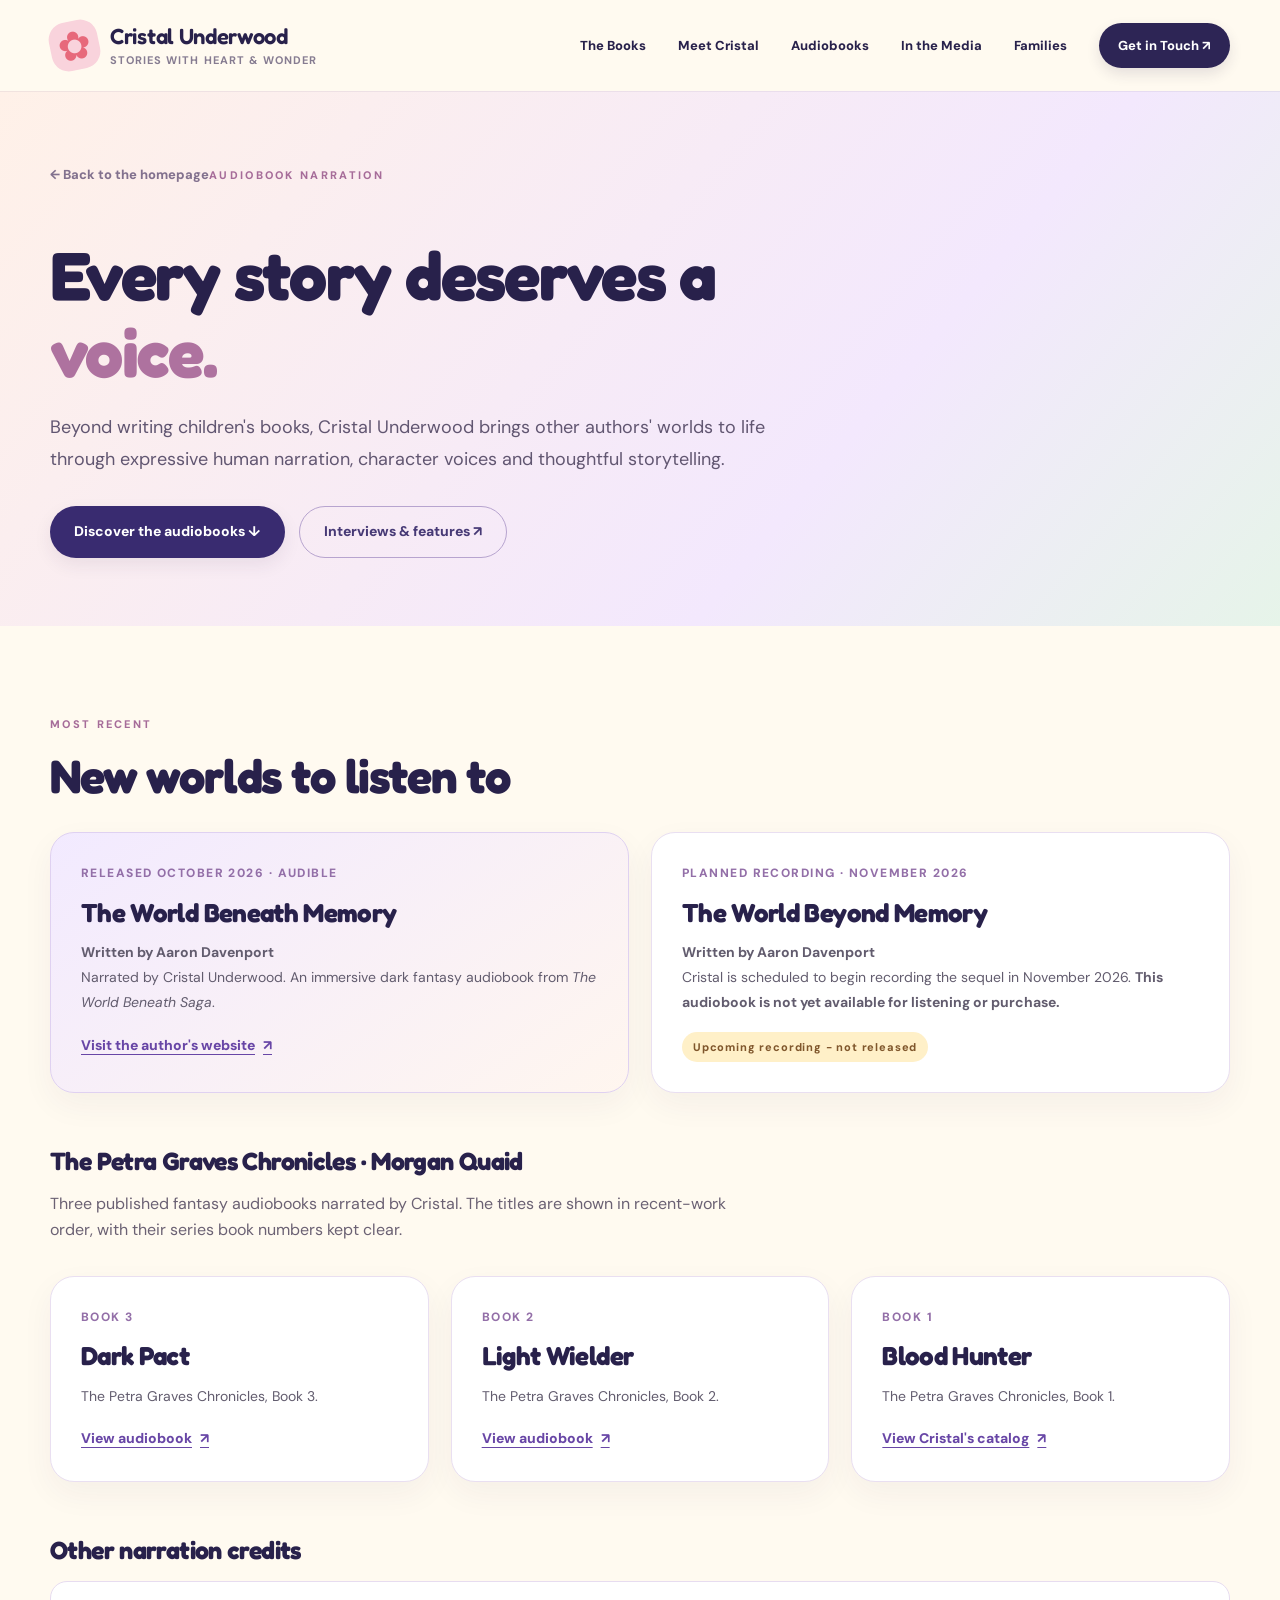
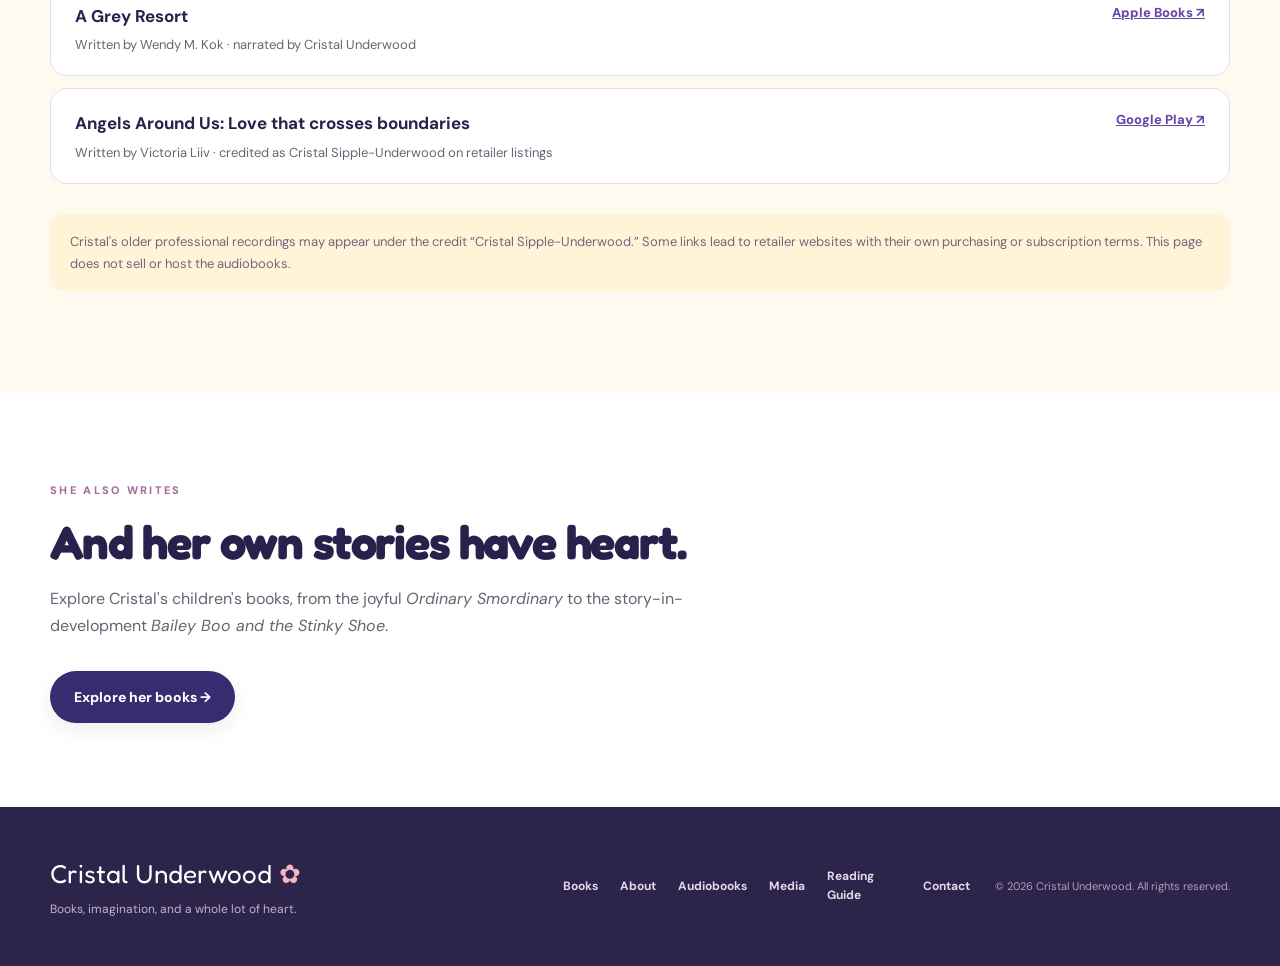
<file: narration.html>
<!doctype html><html lang="en"><head><meta charset="utf-8"><meta name="viewport" content="width=device-width, initial-scale=1"><meta name="theme-color" content="#fffaf0"><meta name="description" content="Explore audiobook narration by Cristal Underwood, also credited as Cristal Sipple-Underwood, including Aaron Davenport, Morgan Quaid, Wendy M. Kok and Victoria Liiv."><meta property="og:title" content="Cristal Underwood | Audiobook Narration Portfolio"><meta property="og:description" content="Explore audiobook narration by Cristal Underwood, also credited as Cristal Sipple-Underwood, including Aaron Davenport, Morgan Quaid, Wendy M. Kok and Victoria Liiv."><meta property="og:type" content="website"><meta property="og:url" content="https://cristalunderwoodbooks.github.io/narration.html"><meta property="og:image" content="https://cristalunderwoodbooks.github.io/assets/cristal-portrait.webp"><meta name="twitter:card" content="summary_large_image"><link rel="canonical" href="https://cristalunderwoodbooks.github.io/narration.html"><link rel="icon" href="assets/favicon.svg" type="image/svg+xml"><link rel="preconnect" href="https://fonts.googleapis.com"><link rel="preconnect" href="https://fonts.gstatic.com" crossorigin><link href="https://fonts.googleapis.com/css2?family=DM+Sans:wght@400;500;600;700;800&family=Fredoka:wght@400;500;600;700&display=swap" rel="stylesheet"><link rel="stylesheet" href="assets/site.css"><link rel="stylesheet" href="assets/portfolio.css"><title>Cristal Underwood | Audiobook Narration Portfolio</title><script defer src="assets/site.js"></script></head><body><a class="skip-link" href="#main">Skip to content</a>
<header class="site-header"><div class="nav shell"><a class="brand" href="index.html" aria-label="Cristal Underwood homepage"><span class="brand-mark" aria-hidden="true">✿</span><span class="brand-text"><strong>Cristal Underwood</strong><small>Stories with heart &amp; wonder</small></span></a><button class="menu-toggle" type="button" aria-expanded="false" aria-controls="nav-links"><span class="menu-bars" aria-hidden="true">☰</span><span>Menu</span></button><nav id="nav-links" class="nav-links" aria-label="Main navigation"><a href="index.html#books">The Books</a><a href="meet-cristal.html">Meet Cristal</a><a href="narration.html" aria-current="page">Audiobooks</a><a href="media.html">In the Media</a><a href="reading-guide.html">Families</a><a href="index.html#connect" class="nav-contact">Get in Touch <span aria-hidden="true">↗</span></a></nav></div></header><main id="main">
<section class="portfolio-hero"><div class="shell"><a class="back-link" href="index.html">← Back to the homepage</a><span class="kicker">AUDIOBOOK NARRATION</span><h1>Every story deserves a <span class="serif-italic">voice.</span></h1><p>Beyond writing children's books, Cristal Underwood brings other authors' worlds to life through expressive human narration, character voices and thoughtful storytelling.</p><div class="portfolio-actions"><a class="btn btn-primary" href="#narrated-books">Discover the audiobooks ↓</a><a class="btn btn-outline" href="media.html">Interviews &amp; features ↗</a></div></div></section>
<section class="portfolio-section" id="narrated-books" aria-labelledby="audio-latest"><div class="shell"><span class="kicker">MOST RECENT</span><h2 id="audio-latest">New worlds to listen to</h2><div class="portfolio-grid">
<article class="portfolio-card featured"><p class="portfolio-year">Released October 2026 · Audible</p><h3>The World Beneath Memory</h3><p><strong>Written by Aaron Davenport</strong><br>Narrated by Cristal Underwood. An immersive dark fantasy audiobook from <em>The World Beneath Saga</em>.</p><a href="https://worldbeneathmemory.com/" target="_blank" rel="noopener noreferrer">Visit the author's website <span aria-hidden="true">↗</span></a></article>
<article class="portfolio-card"><p class="portfolio-year">Planned recording · November 2026</p><h3>The World Beyond Memory</h3><p><strong>Written by Aaron Davenport</strong><br>Cristal is scheduled to begin recording the sequel in November 2026. <strong>This audiobook is not yet available for listening or purchase.</strong></p><span class="portfolio-badge">Upcoming recording - not released</span></article>
</div>
<h3 class="portfolio-group-heading">The Petra Graves Chronicles · Morgan Quaid</h3><p class="portfolio-lead">Three published fantasy audiobooks narrated by Cristal. The titles are shown in recent-work order, with their series book numbers kept clear.</p><div class="portfolio-grid three">
<article class="portfolio-card"><p class="portfolio-year">Book 3</p><h3>Dark Pact</h3><p>The Petra Graves Chronicles, Book 3.</p><a href="https://www.everand.com/audiobook/994449482/Dark-Pact-The-Petra-Graves-Chronicles-Book-3-A-Seven-Hungers-Novel" target="_blank" rel="noopener noreferrer">View audiobook <span aria-hidden="true">↗</span></a></article>
<article class="portfolio-card"><p class="portfolio-year">Book 2</p><h3>Light Wielder</h3><p>The Petra Graves Chronicles, Book 2.</p><a href="https://www.everand.com/audiobook/913497294/Light-Wielder-The-Petra-Graves-Chronicles-Book-2-A-Seven-Hungers-Novel" target="_blank" rel="noopener noreferrer">View audiobook <span aria-hidden="true">↗</span></a></article>
<article class="portfolio-card"><p class="portfolio-year">Book 1</p><h3>Blood Hunter</h3><p>The Petra Graves Chronicles, Book 1.</p><a href="https://www.everand.com/contributor/854348014/Cristal-Underwood" target="_blank" rel="noopener noreferrer">View Cristal's catalog <span aria-hidden="true">↗</span></a></article>
</div>
<h3 class="portfolio-group-heading">Other narration credits</h3><ul class="portfolio-simple-list">
<li><div><strong>A Grey Resort</strong><p>Written by Wendy M. Kok · narrated by Cristal Underwood</p></div><a href="https://books.apple.com/us/audiobook/a-grey-resort-unabridged/id1754240246" target="_blank" rel="noopener noreferrer">Apple Books <span aria-hidden="true">↗</span></a></li>
<li><div><strong>Angels Around Us: Love that crosses boundaries</strong><p>Written by Victoria Liiv · credited as Cristal Sipple-Underwood on retailer listings</p></div><a href="https://play.google.com/store/audiobooks/details/Angels_Around_Us_Love_that_crosses_boundaries?hl=en_CA&id=AQAAAEBiU0QTNM" target="_blank" rel="noopener noreferrer">Google Play <span aria-hidden="true">↗</span></a></li>
</ul>
<p class="portfolio-note">Cristal's older professional recordings may appear under the credit “Cristal Sipple-Underwood.” Some links lead to retailer websites with their own purchasing or subscription terms. This page does not sell or host the audiobooks.</p></div></section>
<section class="portfolio-section" aria-labelledby="audio-writing"><div class="shell"><span class="kicker">SHE ALSO WRITES</span><h2 id="audio-writing">And her own stories have heart.</h2><p class="portfolio-lead">Explore Cristal's children's books, from the joyful <em>Ordinary Smordinary</em> to the story-in-development <em>Bailey Boo and the Stinky Shoe</em>.</p><a class="btn btn-primary" href="index.html#books">Explore her books →</a></div></section></main><footer class="site-footer"><div class="shell footer-inner"><div><a class="footer-brand" href="index.html">Cristal Underwood <span aria-hidden="true">✿</span></a><p>Books, imagination, and a whole lot of heart.</p></div><div class="footer-links"><a href="index.html#books">Books</a><a href="meet-cristal.html">About</a><a href="narration.html">Audiobooks</a><a href="media.html">Media</a><a href="reading-guide.html">Reading Guide</a><a href="index.html#connect">Contact</a></div><small>© <span data-year>2026</span> Cristal Underwood. All rights reserved.</small></div></footer></body></html>
</file>
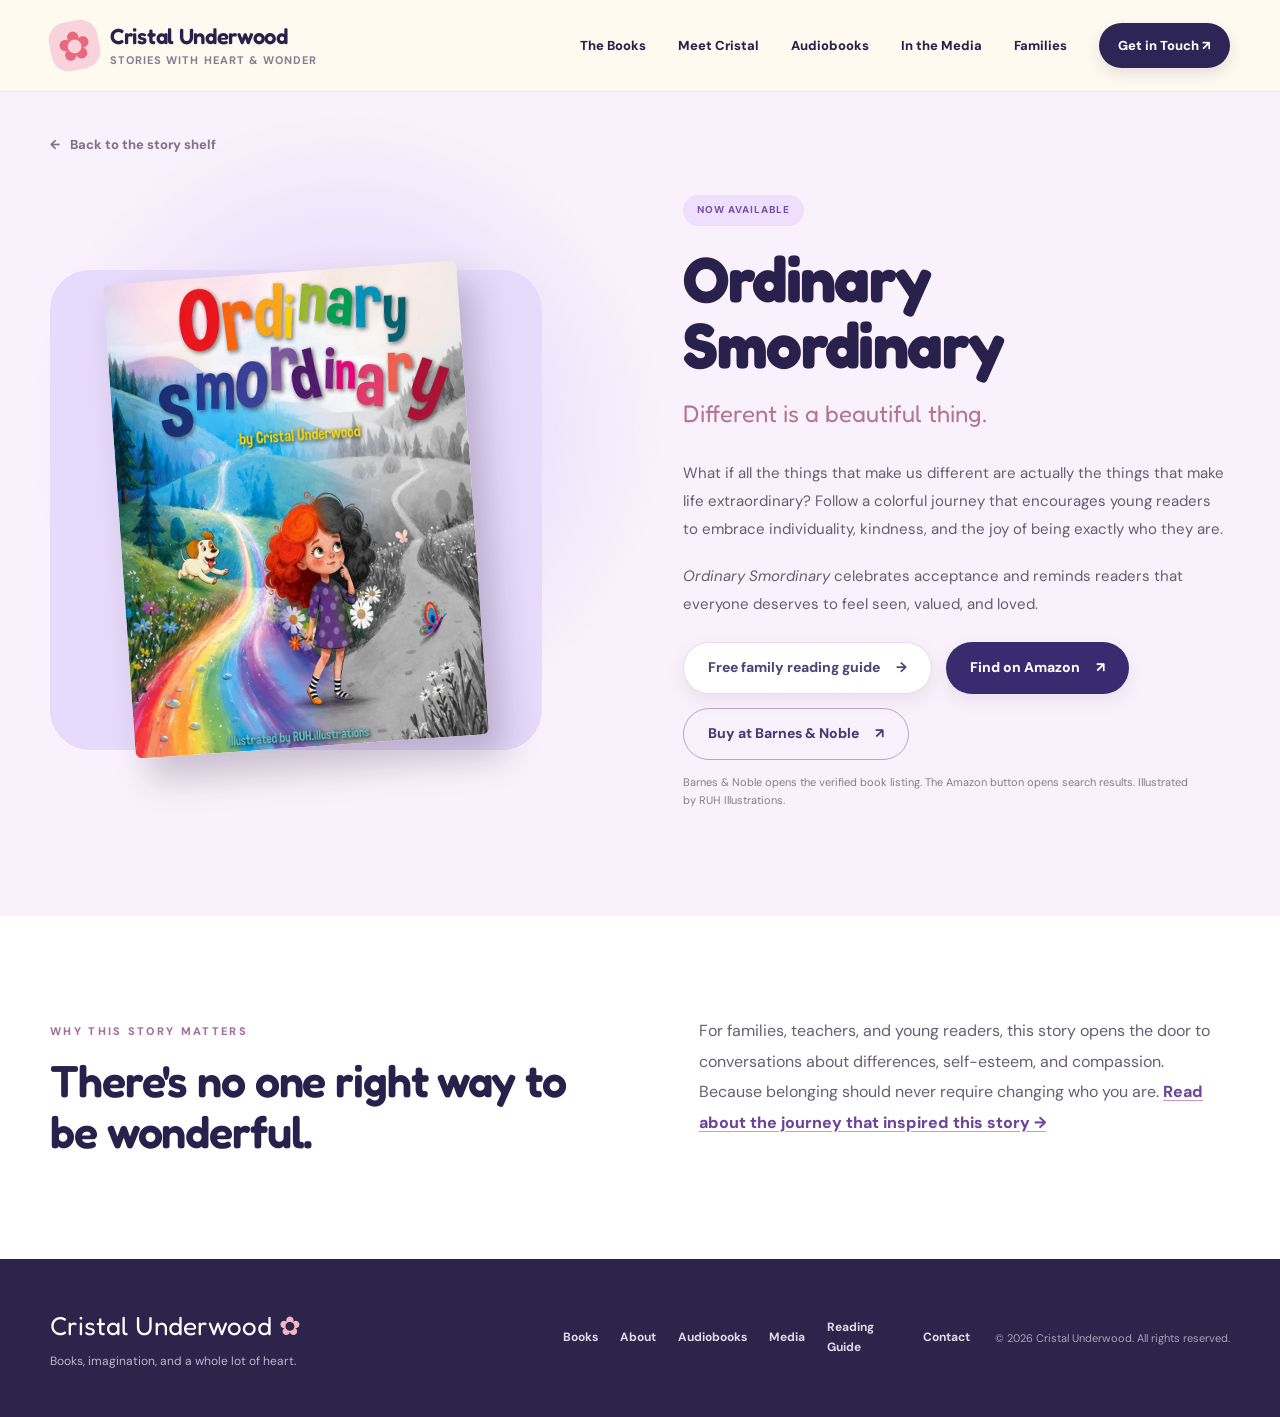
<file: ordinary-smordinary.html>
<!doctype html><html lang="en"><head><meta charset="utf-8"><meta name="viewport" content="width=device-width, initial-scale=1"><meta name="theme-color" content="#fffaf0"><meta name="description" content="Ordinary Smordinary by Cristal Underwood: a colorful children's book celebrating acceptance, individuality, and the beauty of being different."><link rel="icon" href="assets/favicon.svg" type="image/svg+xml"><link rel="preconnect" href="https://fonts.googleapis.com"><link rel="preconnect" href="https://fonts.gstatic.com" crossorigin><link href="https://fonts.googleapis.com/css2?family=DM+Sans:wght@400;500;600;700;800&family=Fredoka:wght@400;500;600;700&display=swap" rel="stylesheet"><link rel="stylesheet" href="assets/site.css"><title>Ordinary Smordinary | Cristal Underwood</title><script defer src="assets/site.js"></script></head><body><a class="skip-link" href="#main">Skip to content</a><header class="site-header"><div class="nav shell"><a class="brand" href="index.html" aria-label="Cristal Underwood homepage"><span class="brand-mark" aria-hidden="true">✿</span><span class="brand-text"><strong>Cristal Underwood</strong><small>Stories with heart & wonder</small></span></a><button class="menu-toggle" type="button" aria-expanded="false" aria-controls="nav-links"><span class="menu-bars" aria-hidden="true">☰</span><span>Menu</span></button><nav id="nav-links" class="nav-links" aria-label="Main navigation"><a href="index.html#books">The Books</a><a href="meet-cristal.html">Meet Cristal</a><a href="narration.html">Audiobooks</a><a href="media.html">In the Media</a><a href="reading-guide.html">Families</a><a href="index.html#connect" class="nav-contact">Get in Touch <span aria-hidden="true">↗</span></a></nav></div></header><main id="main"><section class="detail-hero detail-purple"><div class="shell"><a class="back-link" href="index.html#books"><span aria-hidden="true">←</span> Back to the story shelf</a><div class="detail-grid"><div class="detail-image ordinary-detail"><img src="assets/ordinary-cover.webp" width="780" height="1024" alt="Ordinary Smordinary illustrated children's book cover"></div><div class="detail-copy"><span class="book-tag tag-purple">NOW AVAILABLE</span><h1>Ordinary<br>Smordinary</h1><p class="detail-tagline">Different is a beautiful thing.</p><p>What if all the things that make us different are actually the things that make life extraordinary? Follow a colorful journey that encourages young readers to embrace individuality, kindness, and the joy of being exactly who they are.</p><p><em>Ordinary Smordinary</em> celebrates acceptance and reminds readers that everyone deserves to feel seen, valued, and loved.</p><div class="detail-actions"><a class="btn btn-ghost" href="reading-guide.html">Free family reading guide <span aria-hidden="true">→</span></a><a class="btn btn-primary" href="https://www.amazon.com/s?k=Ordinary+Smordinary+Cristal+Underwood" target="_blank" rel="noopener noreferrer">Find on Amazon <span aria-hidden="true">↗</span></a><a class="btn btn-outline" href="https://www.barnesandnoble.com/w/ordinary-smordinary-cristal-underwood/1150849282?ean=9798182522083" target="_blank" rel="noopener noreferrer">Buy at Barnes &amp; Noble <span aria-hidden="true">↗</span></a></div><p class="detail-footnote">Barnes &amp; Noble opens the verified book listing. The Amazon button opens search results. Illustrated by RUH Illustrations.</p></div></div></div></section><section class="detail-lower section-pad"><div class="shell mini-feature"><div><span class="kicker">WHY THIS STORY MATTERS</span><h2>There's no one right way to be wonderful.</h2></div><p>For families, teachers, and young readers, this story opens the door to conversations about differences, self-esteem, and compassion. Because belonging should never require changing who you are. <a class="bio-inline-link" href="meet-cristal.html">Read about the journey that inspired this story →</a></p></div></section></main><footer class="site-footer"><div class="shell footer-inner"><div><a class="footer-brand" href="index.html">Cristal Underwood <span aria-hidden="true">✿</span></a><p>Books, imagination, and a whole lot of heart.</p></div><div class="footer-links"><a href="index.html#books">Books</a><a href="meet-cristal.html">About</a><a href="narration.html">Audiobooks</a><a href="media.html">Media</a><a href="reading-guide.html">Reading Guide</a><a href="index.html#connect">Contact</a></div><small>© <span data-year>2026</span> Cristal Underwood. All rights reserved.</small></div></footer></body></html>
</file>
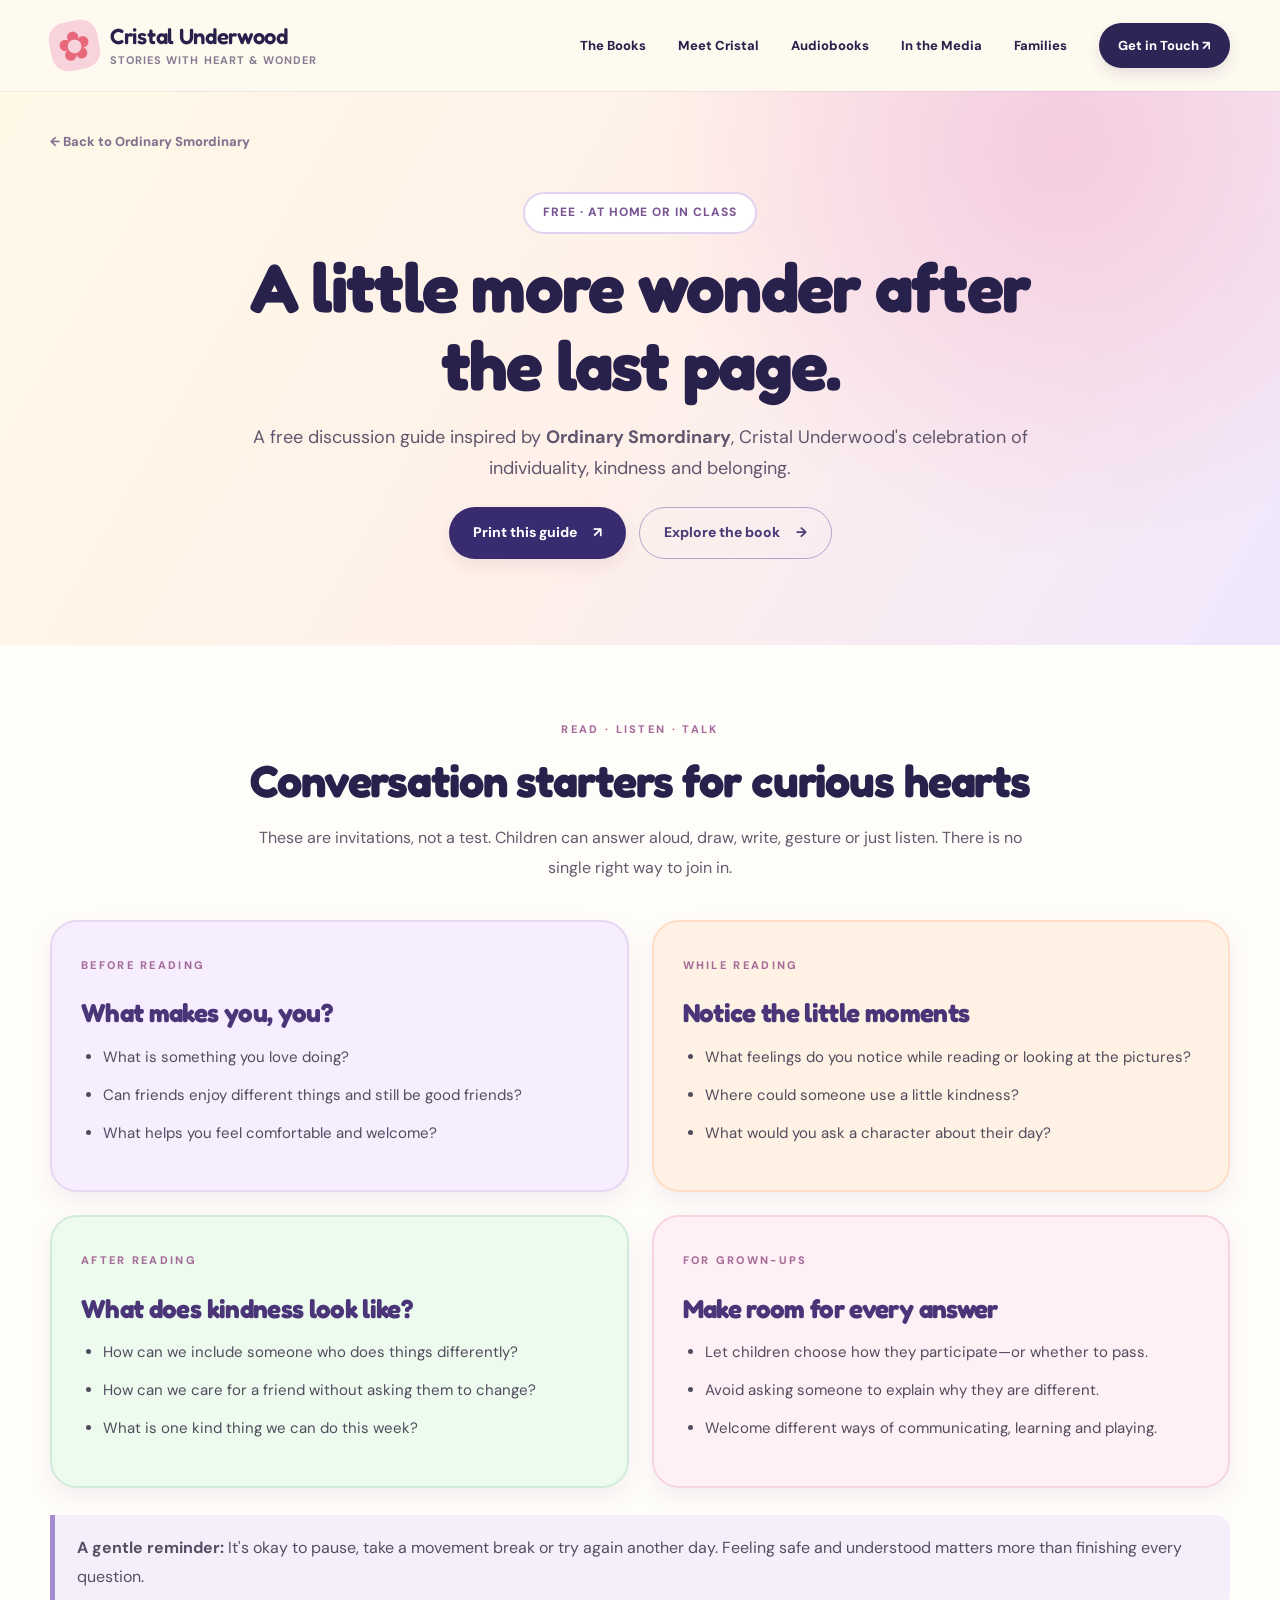
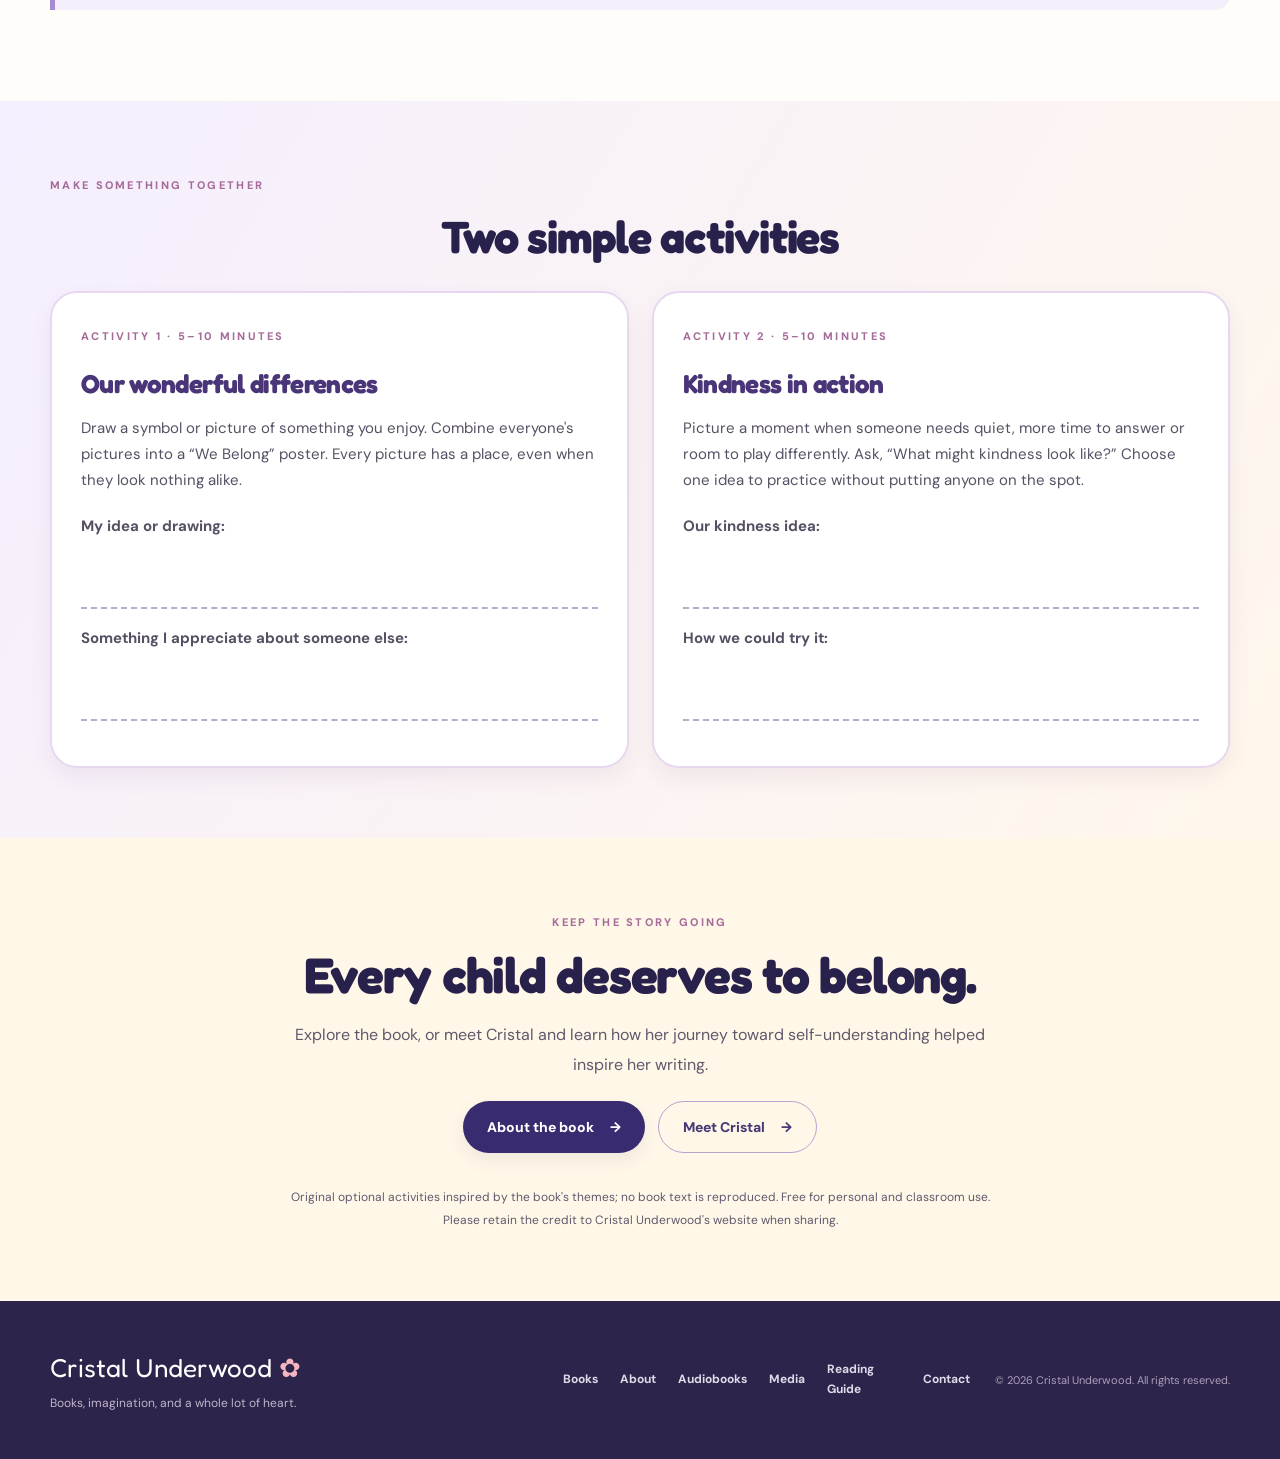
<file: reading-guide.html>
<!doctype html><html lang="en"><head>
<meta charset="utf-8"><meta name="viewport" content="width=device-width, initial-scale=1">
<meta name="theme-color" content="#fffaf0">
<meta name="description" content="Free printable family and classroom reading guide for Ordinary Smordinary by Cristal Underwood. Conversations and activities about kindness, differences and belonging.">
<meta property="og:title" content="Free Reading Guide | Ordinary Smordinary">
<meta property="og:description" content="Gentle conversation starters and activities for families and educators, inspired by Ordinary Smordinary.">
<meta property="og:image" content="https://cristalunderwoodbooks.github.io/assets/ordinary-cover.webp">
<meta property="og:type" content="article">
<meta property="og:url" content="https://cristalunderwoodbooks.github.io/reading-guide.html">
<meta name="twitter:card" content="summary_large_image">
<link rel="canonical" href="https://cristalunderwoodbooks.github.io/reading-guide.html">
<link rel="icon" href="assets/favicon.svg" type="image/svg+xml">
<link rel="preconnect" href="https://fonts.googleapis.com"><link rel="preconnect" href="https://fonts.gstatic.com" crossorigin>
<link href="https://fonts.googleapis.com/css2?family=DM+Sans:wght@400;500;600;700;800&family=Fredoka:wght@400;500;600;700&display=swap" rel="stylesheet">
<link rel="stylesheet" href="assets/site.css"><title>Free Family Reading Guide | Ordinary Smordinary</title>
<script defer src="assets/site.js"></script></head><body>
<a class="skip-link" href="#main">Skip to content</a>
<header class="site-header"><div class="nav shell">
<a class="brand" href="index.html" aria-label="Cristal Underwood homepage"><span class="brand-mark" aria-hidden="true">✿</span><span class="brand-text"><strong>Cristal Underwood</strong><small>Stories with heart &amp; wonder</small></span></a>
<button class="menu-toggle" type="button" aria-expanded="false" aria-controls="nav-links"><span class="menu-bars" aria-hidden="true">☰</span><span>Menu</span></button>
<nav class="nav-links" id="nav-links" aria-label="Main navigation"><a href="index.html#books">The Books</a><a href="meet-cristal.html">Meet Cristal</a><a href="narration.html">Audiobooks</a><a href="media.html">In the Media</a><a href="reading-guide.html" aria-current="page">Families</a><a href="index.html#connect" class="nav-contact">Get in Touch <span aria-hidden="true">↗</span></a></nav></div></header>
<main id="main">
<section class="guide-hero" aria-labelledby="guide-title"><div class="shell"><a class="back-link" href="ordinary-smordinary.html">← Back to Ordinary Smordinary</a><div class="guide-hero-inner">
<span class="guide-label">FREE · AT HOME OR IN CLASS</span>
<h1 id="guide-title">A little more wonder after the last page.</h1>
<p class="guide-lead">A free discussion guide inspired by <strong>Ordinary Smordinary</strong>, Cristal Underwood's celebration of individuality, kindness and belonging.</p>
<div class="guide-toolbar"><button class="btn btn-primary" type="button" data-print-guide>Print this guide <span aria-hidden="true">↗</span></button><a class="btn btn-outline" href="ordinary-smordinary.html">Explore the book <span aria-hidden="true">→</span></a></div>
</div></div></section>
<section class="guide-content" aria-labelledby="questions-title"><div class="shell"><div class="guide-intro">
<span class="kicker">READ · LISTEN · TALK</span><h2 id="questions-title">Conversation starters for curious hearts</h2>
<p>These are invitations, not a test. Children can answer aloud, draw, write, gesture or just listen. There is no single right way to join in.</p></div>
<div class="guide-grid">
<article class="guide-card guide-lilac"><span class="kicker">BEFORE READING</span><h3>What makes you, you?</h3><ul><li>What is something you love doing?</li><li>Can friends enjoy different things and still be good friends?</li><li>What helps you feel comfortable and welcome?</li></ul></article>
<article class="guide-card guide-peach"><span class="kicker">WHILE READING</span><h3>Notice the little moments</h3><ul><li>What feelings do you notice while reading or looking at the pictures?</li><li>Where could someone use a little kindness?</li><li>What would you ask a character about their day?</li></ul></article>
<article class="guide-card guide-mint"><span class="kicker">AFTER READING</span><h3>What does kindness look like?</h3><ul><li>How can we include someone who does things differently?</li><li>How can we care for a friend without asking them to change?</li><li>What is one kind thing we can do this week?</li></ul></article>
<article class="guide-card guide-pink"><span class="kicker">FOR GROWN-UPS</span><h3>Make room for every answer</h3><ul><li>Let children choose how they participate—or whether to pass.</li><li>Avoid asking someone to explain why they are different.</li><li>Welcome different ways of communicating, learning and playing.</li></ul></article>
</div><p class="guide-note"><strong>A gentle reminder:</strong> It's okay to pause, take a movement break or try again another day. Feeling safe and understood matters more than finishing every question.</p></div></section>
<section class="guide-activities" aria-labelledby="activities-title"><div class="shell"><span class="kicker">MAKE SOMETHING TOGETHER</span><h2 class="guide-heading" id="activities-title">Two simple activities</h2><div class="guide-grid">
<article class="guide-card"><span class="kicker">ACTIVITY 1 · 5–10 MINUTES</span><h3>Our wonderful differences</h3><p>Draw a symbol or picture of something you enjoy. Combine everyone's pictures into a “We Belong” poster. Every picture has a place, even when they look nothing alike.</p><p><strong>My idea or drawing:</strong></p><div class="guide-writing-space" aria-hidden="true"></div><p><strong>Something I appreciate about someone else:</strong></p><div class="guide-writing-space" aria-hidden="true"></div></article>
<article class="guide-card"><span class="kicker">ACTIVITY 2 · 5–10 MINUTES</span><h3>Kindness in action</h3><p>Picture a moment when someone needs quiet, more time to answer or room to play differently. Ask, “What might kindness look like?” Choose one idea to practice without putting anyone on the spot.</p><p><strong>Our kindness idea:</strong></p><div class="guide-writing-space" aria-hidden="true"></div><p><strong>How we could try it:</strong></p><div class="guide-writing-space" aria-hidden="true"></div></article>
</div></div></section>
<section class="guide-ending" aria-labelledby="guide-close"><div class="shell"><span class="kicker">KEEP THE STORY GOING</span><h2 id="guide-close">Every child deserves to belong.</h2><p>Explore the book, or meet Cristal and learn how her journey toward self-understanding helped inspire her writing.</p><div class="guide-toolbar"><a class="btn btn-primary" href="ordinary-smordinary.html">About the book <span aria-hidden="true">→</span></a><a class="btn btn-outline" href="meet-cristal.html">Meet Cristal <span aria-hidden="true">→</span></a></div><p class="guide-note-small">Original optional activities inspired by the book's themes; no book text is reproduced. Free for personal and classroom use. Please retain the credit to Cristal Underwood's website when sharing.</p></div></section></main>
<footer class="site-footer"><div class="shell footer-inner"><div><a class="footer-brand" href="index.html">Cristal Underwood <span aria-hidden="true">✿</span></a><p>Books, imagination, and a whole lot of heart.</p></div><div class="footer-links"><a href="index.html#books">Books</a><a href="meet-cristal.html">About</a><a href="narration.html">Audiobooks</a><a href="media.html">Media</a><a href="reading-guide.html">Reading Guide</a><a href="index.html#connect">Contact</a></div><small>© <span data-year>2026</span> Cristal Underwood. All rights reserved.</small></div></footer>
</body></html>
</file>
<file: assets/site.css>
:root{--ink:#28214b;--muted:#625e74;--cream:#fffaf0;--paper:#ffffff;--lilac:#efe5fc;--lav:#ded1f7;--violet:#6950b5;--coral:#ee826b;--pink:#f1aac5;--gold:#ffd877;--mint:#d2efd7;--teal:#2b7f7c;--shadow:0 24px 70px rgba(52,35,82,.10)}
*{box-sizing:border-box}html{scroll-behavior:smooth}body{margin:0;background:var(--cream);color:var(--ink);font-family:'DM Sans',Arial,sans-serif;line-height:1.65;font-size:16px}h1,h2,h3,h4{font-family:'Fredoka','Trebuchet MS',sans-serif;line-height:1.13;letter-spacing:-.025em;margin:0}a{color:inherit;text-decoration:none}img{max-width:100%;display:block}p{margin:0 0 1.3em}button{font:inherit}::selection{background:#e5cbfc;color:#241b47}:focus-visible{outline:3px solid #b34e7d;outline-offset:4px}section[id]{scroll-margin-top:100px}.shell{width:min(1180px,calc(100% - 64px));margin:auto}.skip-link{position:absolute;top:-100px;left:16px;padding:12px 18px;background:#fff;border:2px solid #333;border-radius:12px;z-index:20}.skip-link:focus{top:10px}.site-header{position:relative;z-index:11;background:rgba(255,250,240,.97);box-shadow:0 1px 0 rgba(85,64,110,.08)}.nav{min-height:91px;display:flex;align-items:center;justify-content:space-between;gap:30px}.brand{display:flex;align-items:center;gap:11px;flex-shrink:0}.brand-mark{font-family:Arial,sans-serif;display:grid;place-items:center;background:#f9d3dc;color:#e7697b;border-radius:17px;width:49px;height:49px;font-size:40px;line-height:1;transform:rotate(-12deg)}.brand-text{display:flex;flex-direction:column;line-height:1.18}.brand-text strong{font-family:'Fredoka',sans-serif;font-weight:600;font-size:22px;letter-spacing:-.3px}.brand-text small{font-size:11px;font-weight:700;letter-spacing:.095em;color:#867c91;text-transform:uppercase;margin-top:4px}.nav-links{display:flex;align-items:center;gap:32px;font-size:13px;font-weight:800}.nav-links a:hover,.footer-links a:hover{color:#bd6089}.nav-links .nav-contact{background:#2d2555;color:#fff;padding:12px 19px;border-radius:100px;box-shadow:0 6px 14px rgba(44,35,77,.12)}.nav-links .nav-contact:hover{color:#fff;background:#56428e}.menu-toggle{display:none}.hero{overflow:hidden;position:relative;background:radial-gradient(circle at 79% 27%,#ffdbdb 0,transparent 32%),linear-gradient(130deg,#fffaf0 10%,#fff7f0 56%,#fcf0fb);}.hero-grid{display:grid;grid-template-columns:1fr .98fr;align-items:center;min-height:610px;gap:20px;position:relative;z-index:2}.hero-copy{max-width:600px;padding:30px 0 50px}.eyebrow{font-size:11px;font-weight:800;letter-spacing:.16em;color:#9a6da4;display:flex;align-items:center;gap:10px;margin-bottom:21px}.tiny-star{font-size:18px;color:#f0a355}.hero h1{font-size:clamp(47px,5.25vw,76px);font-weight:600;letter-spacing:-.045em;line-height:1.07}.highlight-script{color:#a35fba;position:relative}.highlight-script:after{content:'';position:absolute;left:2%;right:2%;height:12px;bottom:-11px;border-bottom:5px solid #f7ba6e;border-radius:0 0 50% 50%;transform:rotate(-1deg)}.hero-lead{font-size:18px;color:#645d75;line-height:1.74;max-width:520px;margin:30px 0 28px}.hero-actions,.detail-actions,.connect-actions{display:flex;align-items:center;gap:14px;flex-wrap:wrap}.btn{border:0;border-radius:100px;display:inline-flex;justify-content:center;align-items:center;gap:16px;padding:15px 24px;min-height:52px;font-size:14px;font-weight:800;line-height:1.2;transition:transform .2s ease,background .2s ease,box-shadow .2s ease;box-shadow:0 7px 18px rgba(45,35,80,.08)}.btn:hover{transform:translateY(-3px)}.btn-primary{background:#392b70;color:#fff}.btn-primary:hover{background:#584099;box-shadow:0 12px 22px rgba(65,37,111,.18)}.btn-ghost{background:#fff;color:#504578;border:1px solid #e5dce9}.btn-ghost:hover,.btn-outline:hover{background:#f4edf8}.btn-outline{background:transparent;border:1.5px solid #b7a4cf;color:#473a76;box-shadow:none}.hero-note{display:flex;align-items:center;gap:10px;color:#887e8c;font-size:12px;font-weight:600;margin-top:35px}.hero-note-heart{color:#e7757b;font-size:22px}.hero-visual{height:585px;display:grid;place-items:center;position:relative}.cover-backdrop{position:absolute;z-index:0;width:78%;height:79%;top:9%;left:12%;border-radius:47% 53% 45% 55%;background:linear-gradient(145deg,#e1ceff,#f6dae6 63%,#ffebc4);transform:rotate(14deg);box-shadow:inset 0 0 80px rgba(255,255,255,.45)}.book-3d{position:relative;width:min(345px,62%);border-radius:8px 15px 15px 8px;transform:rotate(7deg) translateY(-2px);box-shadow:16px 21px 5px rgba(52,39,78,.12),22px 31px 42px rgba(49,26,82,.19);z-index:2;border:5px solid #fff;transition:transform .35s ease}.book-3d:hover{transform:rotate(4deg) translateY(-12px)}.book-3d:before{content:'';position:absolute;left:0;top:0;bottom:0;width:12px;background:linear-gradient(90deg,rgba(7,5,49,.2),transparent);z-index:1}.book-3d img{width:100%;height:auto;border-radius:3px 9px 9px 3px}.hero-sticker{position:absolute;z-index:3;right:0;top:42%;background:#fff9dc;box-shadow:0 16px 25px rgba(48,23,81,.1);border:3px solid white;transform:rotate(-9deg);border-radius:23px;padding:17px 17px 17px 20px;font-family:'Fredoka',sans-serif;color:#8f5d5b;line-height:1.16;font-size:17px}.hero-sticker span{display:block;font-size:30px}.hero-sticker b{color:#ad6b94}.hero-orbit{position:absolute;z-index:2;font-family:'Fredoka',sans-serif}.orbit-one{top:10%;right:15%;font-size:52px;color:#efa45c;transform:rotate(-20deg)}.orbit-two{bottom:15%;left:5%;font-size:66px;color:#e59dbe}.orbit-three{top:25%;left:8%;font-size:24px;color:#7ac39f}.hero-petal{position:absolute;border-radius:50%;z-index:0}.petal-a{background:#ffe59d;width:38px;height:17px;top:11%;left:27%;transform:rotate(22deg)}.petal-b{background:#e9afcb;width:20px;height:35px;right:8%;bottom:17%;transform:rotate(36deg)}.hero-blob{position:absolute;border-radius:50%;opacity:.42;filter:blur(8px)}.hero-blob-a{width:220px;height:220px;background:#f0d2fe;left:-120px;bottom:20px}.hero-blob-b{width:125px;height:125px;background:#d5e8fd;right:5%;top:10%}.rainbow-bar{height:11px;background:linear-gradient(90deg,#ffb6be 0 16.66%,#ffd18a 16.66% 33.32%,#f8e6a0 33.32% 49.98%,#a8e3ce 49.98% 66.64%,#b2d8f2 66.64% 83.3%,#d6bdea 83.3%)}.section-pad{padding:100px 0}.section-intro.center{text-align:center;max-width:760px;margin:0 auto 52px}.kicker{display:inline-block;font-size:11px;letter-spacing:.21em;font-weight:800;color:#a66c99;margin-bottom:16px}.section-intro h2,.about-copy h2,.connect-wrap h2,.mini-feature h2{font-size:clamp(35px,3.5vw,50px);font-weight:600}.section-intro p{margin:16px auto 0;color:#746b7e;max-width:650px;font-size:16px}.underline-swish{text-decoration:underline;text-decoration-color:#f7c576;text-decoration-thickness:6px;text-underline-offset:6px}.book-grid{display:grid;grid-template-columns:1fr 1fr;gap:28px}.feature-book{border-radius:28px;background:#fff;box-shadow:var(--shadow);overflow:hidden;display:flex;flex-direction:column}.feature-art{height:340px;display:grid;place-items:center;overflow:hidden;position:relative}.feature-art img{position:relative;z-index:2;max-height:300px;width:auto;border-radius:7px;box-shadow:11px 14px 28px rgba(39,37,86,.21);transition:transform .3s}.feature-book:hover .feature-art img{transform:translateY(-6px) rotate(-1deg)}.feature-art-lilac{background:linear-gradient(140deg,#e9ddfe,#f7eefa)}.feature-art-peach{background:linear-gradient(140deg,#ffe2cf,#ffeed9)}.feature-art-peach img{max-height:300px;transform:rotate(2deg)}.feature-book:hover .feature-art-peach img{transform:translateY(-6px) rotate(0)}.art-sparkle{position:absolute;font-size:50px}.sparkle-one{color:#fff;left:15%;top:16%}.sparkle-two{color:#ffb2c4;right:14%;bottom:11%}.sparkle-three{color:#ed98a8;right:15%;top:15%}.sparkle-four{color:#ffe38b;left:12%;bottom:16%}.feature-body{padding:37px 40px 43px;flex:1}.book-tag{display:inline-block;border-radius:100px;padding:7px 14px;font-size:10px;letter-spacing:.1em;font-weight:800;margin-bottom:20px}.tag-purple{color:#7352a6;background:#efdefc}.tag-coral{color:#b15f48;background:#ffe4d5}.feature-body h3{font-size:37px;line-height:1.1;min-height:80px}.book-subtitle{font-weight:800;font-size:16px;color:#bc7891;margin-top:15px;margin-bottom:15px}.feature-body>p:not(.book-subtitle){font-size:14px;color:#6a6474;line-height:1.85;min-height:79px}.text-link{font-size:14px;font-weight:800;color:#493b83;display:inline-flex;align-items:center;gap:10px;border-bottom:2px solid #d8c7f0;padding-bottom:7px;margin-top:8px}.text-link:hover{color:#b96185}.wish-section{background:#473475;color:#fff;padding:45px 0;position:relative;overflow:hidden}.wish-section:before{content:'';position:absolute;width:250px;height:250px;background:rgba(255,255,255,.035);border-radius:50%;left:-100px;top:-120px}.wish-inner{display:flex;align-items:center;justify-content:center;gap:40px;text-align:center}.wish-overline{color:#f9cddf;letter-spacing:.18em;font-size:11px;font-weight:800;margin:0 0 9px}.wish-inner h2{font-weight:500;line-height:1.2;font-size:clamp(24px,2.7vw,37px)}.wish-icon{font-size:57px;color:#ffcb81;flex-shrink:0}.wish-icon-right{color:#f6adc7}.about-section{background:#fff9f1}.about-grid{display:grid;grid-template-columns:.88fr 1fr;align-items:center;gap:11%}.about-art{min-height:475px;display:grid;place-items:center;position:relative}.about-sun{position:absolute;width:440px;height:440px;border-radius:44% 56% 60% 40%;background:linear-gradient(140deg,#f5d2de,#e4dafb 70%);transform:rotate(18deg)}.portrait-card{position:relative;z-index:2;overflow:hidden;border:10px solid #fff;width:275px;height:335px;transform:rotate(-6deg);border-radius:160px 160px 26px 26px;box-shadow:0 22px 35px rgba(70,35,88,.13)}.portrait-card img{width:100%;height:100%;object-fit:cover;object-position:50% 30%}.about-badge{position:absolute;z-index:3;bottom:19px;right:4%;background:#ffe39f;transform:rotate(9deg);border:4px solid #fff;color:#7b5472;padding:11px 16px;border-radius:15px;font-family:'Fredoka',sans-serif;font-size:20px;font-weight:600}.about-badge span{color:#df6f7c}.about-star{position:absolute;z-index:3}.star-a{font-size:70px;color:#efb479;left:6%;bottom:17%}.star-b{font-size:40px;color:#9bc7b6;right:3%;top:12%}.about-copy h2{font-size:58px}.serif-italic{color:#ae729f}.about-copy .standfirst{font-family:'Fredoka',sans-serif;color:#b16f8f;font-size:22px;margin:18px 0 22px}.about-copy>p:not(.standfirst){font-size:15px;color:#635d71;line-height:1.85}.about-copy .btn{margin-top:13px}.narration-section{background:#f0ebfb;overflow:hidden}.narration-grid{display:grid;grid-template-columns:1fr 1fr;align-items:center;gap:10%}.narration-copy h2{font-size:clamp(44px,4.3vw,64px);margin:8px 0 23px}.narration-copy h2 em{color:#a06bb8;font-style:normal}.narration-copy>p{font-size:16px;color:#5e5870;max-width:525px;line-height:1.85}.narration-micro{display:flex;align-items:center;gap:12px;margin-top:30px;font-weight:800;font-size:13px;color:#574580}.narration-micro span{display:grid;place-items:center;border-radius:15px;background:#fff;width:48px;height:48px;font-size:25px}.audio-panel{background:#fff;border-radius:27px;padding:35px;box-shadow:var(--shadow);transform:rotate(1deg)}.audio-panel-label{display:block;font-size:11px;font-weight:800;letter-spacing:.17em;color:#8c7198;margin-bottom:18px}.audio-title{display:grid;grid-template-columns:52px 1fr 15px;align-items:center;gap:17px;padding:17px 0;border-bottom:1px solid #f0edf5;line-height:1.3}.audio-title:hover strong{color:#ad6791}.audio-title strong{display:block;font-size:17px;font-family:'Fredoka',sans-serif;font-weight:600}.audio-title small{display:block;font-size:12px;color:#827a89;margin-top:5px}.audio-disc{width:48px;height:48px;border-radius:15px;display:grid;place-items:center;font-size:26px}.disc-lilac{background:#e9e0fc;color:#8765b9}.disc-peach{background:#ffe4d3;color:#ce8256}.disc-mint{background:#dbf2e5;color:#5e9a7c}.audio-panel-caption{font-size:11px;color:#8c8397;margin:20px 0 0}.connect-section{background:#fffaf1}.connect-wrap{position:relative;background:linear-gradient(145deg,#ffecdf,#ffe9f0 58%,#ede2fa);padding:76px 70px;border-radius:36px;text-align:center;overflow:hidden}.connect-wrap .kicker{position:relative;z-index:2}.connect-wrap h2{position:relative;z-index:2}.connect-wrap>p{position:relative;z-index:2;max-width:610px;margin:23px auto 28px;color:#6f6472;line-height:1.85}.connect-actions{position:relative;z-index:2;justify-content:center;gap:19px}.contact-soon{border:1px dashed #c28caa;border-radius:100px;padding:13px 18px;color:#83657e;font-size:13px;font-weight:800;background:rgba(255,255,255,.55)}.connect-deco{position:absolute;font-size:106px;color:rgba(246,159,145,.45)}.connect-deco-one{left:4%;top:6%}.connect-deco-two{right:6%;bottom:4%;color:rgba(145,118,208,.24)}.site-footer{background:#2d244b;color:#e1d9e8;padding:46px 0}.footer-inner{display:grid;grid-template-columns:1.2fr 1fr auto;align-items:center;gap:25px}.footer-brand{font-family:'Fredoka',sans-serif;font-size:26px;color:#fff}.footer-brand span{color:#f5b5c2}.footer-inner p{font-size:12px;color:#c1b5cb;margin:4px 0 0}.footer-links{display:flex;align-items:center;gap:22px;font-size:12px;font-weight:700}.footer-inner>small{font-size:11px;color:#ae9fba;text-align:right;white-space:nowrap}.detail-hero{padding:28px 0 92px;min-height:620px}.detail-purple{background:radial-gradient(circle at 27% 41%,#dfd0fc,transparent 30%),#f9f1fb}.detail-peach{background:radial-gradient(circle at 24% 42%,#f9d4b0,transparent 30%),#fff2e7}.back-link{display:inline-flex;align-items:center;gap:10px;font-size:13px;font-weight:800;color:#82718e;margin:15px 0 40px}.back-link:hover{color:#a05b94}.detail-grid{display:grid;grid-template-columns:.9fr 1fr;gap:12%;align-items:center}.detail-image{display:flex;align-items:center;justify-content:center;min-height:480px;border-radius:40px}.ordinary-detail{background:#e7dafa}.bailey-detail{background:#ffdfbd}.detail-image img{width:auto;max-height:475px;max-width:72%;box-shadow:15px 21px 35px rgba(59,39,75,.25);border-radius:7px;transform:rotate(-4deg)}.bailey-detail img{transform:rotate(3deg)}.detail-copy h1{font-size:clamp(46px,5vw,70px);line-height:1.04;margin-bottom:19px}.detail-tagline{font-family:'Fredoka',sans-serif;color:#b47591;font-size:24px;line-height:1.3}.detail-copy>p:not(.detail-tagline):not(.detail-footnote){font-size:15px;color:#655d72;line-height:1.85}.detail-actions{margin:23px 0 13px}.detail-footnote{color:#837c8a;font-size:11px;line-height:1.7;max-width:520px}.detail-lower{background:#fff}.mini-feature{display:grid;grid-template-columns:1fr 1fr;align-items:center;gap:10%}.mini-feature h2{max-width:520px}.mini-feature p{color:#665f73;font-size:16px;line-height:1.9}
@media (max-width:1000px){.nav-links{gap:17px}.nav-links a{font-size:12px}.brand-text strong{font-size:19px}.hero-grid{min-height:560px}.hero h1{font-size:54px}.hero-visual{height:520px}.hero-sticker{right:-4%;font-size:15px}.about-grid{gap:4%}.about-sun{width:350px;height:350px}.footer-inner{grid-template-columns:1fr auto}.footer-inner>small{grid-column:1/-1;text-align:left}.detail-grid{gap:6%}}
@media (max-width:750px){.shell{width:min(100% - 36px,540px)}.site-header{position:sticky;top:0}.nav{min-height:73px}.brand-mark{width:43px;height:43px;font-size:33px;border-radius:13px}.brand-text strong{font-size:18px}.brand-text small{font-size:9px}.menu-toggle{display:flex;align-items:center;gap:7px;background:#f1e7f5;border:0;border-radius:12px;padding:8px 12px;color:#46376e;font-weight:800;font-size:12px}.menu-bars{font-size:18px}.nav-links{display:none;position:absolute;left:0;right:0;top:100%;background:#fffaf0;padding:18px 26px 24px;box-shadow:0 15px 25px rgba(38,25,65,.15);align-items:stretch;flex-direction:column;gap:13px}.nav-links.open{display:flex}.nav-links a{padding:9px;font-size:14px}.nav-links .nav-contact{align-self:flex-start;padding:12px 20px}.hero-grid,.about-grid,.narration-grid,.detail-grid,.mini-feature{grid-template-columns:1fr}.hero-grid{gap:0;min-height:auto}.hero-copy{padding:72px 0 14px}.hero h1{font-size:clamp(42px,10vw,65px)}.hero-lead{font-size:16px;margin:25px 0}.hero-visual{height:450px}.book-3d{width:min(290px,62%)}.hero-sticker{right:0;top:45%;font-size:14px;padding:12px}.section-pad{padding:75px 0}.section-intro h2,.about-copy h2,.connect-wrap h2,.mini-feature h2{font-size:38px}.section-intro{margin-bottom:35px}.book-grid{grid-template-columns:1fr;gap:26px}.feature-art{height:315px}.feature-art img{max-height:274px}.feature-body{padding:29px 28px 34px}.feature-body h3{font-size:34px;min-height:auto}.feature-body>p:not(.book-subtitle){min-height:auto}.wish-inner{gap:12px}.wish-icon{font-size:29px}.wish-inner h2{font-size:23px}.about-grid{gap:24px}.about-art{min-height:420px}.about-badge{right:14%}.about-copy h2{font-size:53px}.narration-grid{gap:36px}.audio-panel{padding:25px;transform:none}.narration-copy h2{font-size:47px}.connect-wrap{padding:55px 22px;border-radius:26px}.connect-deco{font-size:65px}.connect-actions{flex-direction:column}.footer-inner{grid-template-columns:1fr;justify-items:start;gap:24px}.footer-inner>small{grid-column:1;text-align:left}.footer-links{flex-wrap:wrap;gap:15px}.detail-grid{gap:45px}.detail-image{min-height:400px}.detail-image img{max-height:365px}.detail-hero{padding:18px 0 70px}.detail-copy h1{font-size:53px}.mini-feature{gap:19px}.detail-actions{align-items:stretch}.detail-actions .btn{width:100%}}
@media (max-width:400px){.brand-text small{letter-spacing:.035em}.brand-text strong{font-size:16px}.hero h1{font-size:41px}.hero-sticker{right:-5px}.hero-actions .btn{padding:14px 17px;gap:8px;font-size:12px}.hero-visual{height:390px}.about-sun{width:280px;height:310px}.about-badge{right:0}.feature-body h3{font-size:32px}.footer-brand{font-size:24px}}
@media (prefers-reduced-motion:reduce){html{scroll-behavior:auto}*{transition-duration:0s!important;animation-duration:0s!important}}

/* Cristal portrait and two-book homepage layout */

.hero.hero-author{background:radial-gradient(circle at 18% 42%,#f9dfdf 0,transparent 39%),linear-gradient(130deg,#fffaf0 0%,#fff4ed 56%,#f5ecfd 100%)}
.hero-author-intro{padding-top:68px;text-align:center;max-width:950px}
.hero-author-intro .eyebrow{justify-content:center;margin-bottom:16px}
.hero-author-intro h1{font-size:clamp(40px,4.7vw,67px);line-height:1.12}
.hero-author-intro .hero-lead{max-width:690px;margin:20px auto 0;font-size:17px;line-height:1.7}
.hero-author-grid{display:grid;grid-template-columns:minmax(0,.85fr) minmax(0,1.15fr);gap:52px;align-items:center;padding:28px 0 82px}
.hero-author-portrait{min-height:475px;position:relative;display:flex;flex-direction:column;align-items:center;justify-content:center}
.hero-portrait-glow{position:absolute;width:88%;max-width:380px;aspect-ratio:1;border-radius:49% 51% 47% 53%;background:linear-gradient(135deg,#f5c9d8,#e9defd 64%,#ffe4aa);transform:rotate(-12deg);filter:blur(1px)}
.hero-portrait-frame{position:relative;border:8px solid #fff;border-radius:180px 180px 24px 24px;width:min(330px,86%);height:399px;overflow:hidden;box-shadow:0 23px 48px rgba(69,42,87,.19);transform:rotate(-3deg)}
.hero-portrait-frame img{width:100%;height:100%;object-fit:cover;object-position:50% 25%}
.hero-portrait-caption{position:relative;margin-top:-23px;z-index:2;display:flex;flex-direction:column;align-items:center;gap:2px;border:3px solid white;background:#fff7db;border-radius:18px;padding:13px 25px;box-shadow:0 10px 22px rgba(57,40,81,.11);transform:rotate(3deg)}
.hero-portrait-caption .caption-hello{font-family:'Fredoka',sans-serif;font-weight:600;font-size:20px;color:#83537b}
.hero-portrait-caption>span:last-child{font-size:11px;letter-spacing:.07em;color:#70647a;font-weight:800;text-transform:uppercase}
.hero-author-books>h2{font-size:clamp(36px,3.4vw,48px);margin:0 0 9px}
.hero-author-books>p{max-width:560px;font-size:15px;color:#6b6173;line-height:1.85;margin-bottom:26px}
.hero-author-books .kicker{margin-bottom:9px}
.hero-book-pair{display:grid;grid-template-columns:repeat(2,minmax(0,1fr));gap:20px}
.hero-book-link{display:flex;flex-direction:column;gap:5px;min-width:0}
.hero-book-picture{height:275px;border-radius:25px;display:flex;align-items:center;justify-content:center;padding:19px;box-shadow:0 16px 27px rgba(67,36,87,.09);transition:transform .2s,box-shadow .2s}
.hero-book-link:hover .hero-book-picture,.hero-book-link:focus-visible .hero-book-picture{transform:translateY(-6px);box-shadow:0 22px 30px rgba(67,36,87,.16)}
.hero-book-purple{background:linear-gradient(140deg,#e8d6fb,#f5eafd)}
.hero-book-peach{background:linear-gradient(140deg,#ffdfd1,#fff0d5)}
.hero-book-picture img{width:100%;height:100%;object-fit:contain;filter:drop-shadow(7px 9px 11px rgba(53,37,75,.22))}
.hero-book-link>strong{font-family:'Fredoka',sans-serif;font-size:18px;font-weight:600;line-height:1.25;margin-top:10px}
.hero-book-link>span{font-size:12px;font-weight:800;color:#825b96}
.hero-meet-link{display:inline-flex;margin-top:29px;border-bottom:2px solid #d5bfea;padding-bottom:7px;color:#533c86;font-weight:800;font-size:14px;gap:13px}
.hero-meet-link:hover{color:#bd648d}
@media(max-width:1000px){.hero-author-grid{gap:24px}.hero-book-picture{height:225px}.hero-author-portrait{min-height:435px}.hero-portrait-frame{height:350px;width:min(290px,88%)}}
@media(max-width:750px){.hero-author-intro{padding-top:53px}.hero-author-intro .hero-lead{font-size:16px}.hero-author-grid{grid-template-columns:1fr;gap:30px;padding:32px 0 65px}.hero-author-portrait{min-height:395px}.hero-portrait-frame{height:340px;width:min(285px,80%)}.hero-author-books{text-align:center}.hero-author-books>p{margin:0 auto 23px}.hero-book-pair{gap:12px;text-align:left}.hero-book-picture{height:245px;padding:13px}.hero-book-link>strong{font-size:16px}.hero-book-link>span{font-size:11px}.hero-meet-link{margin-top:25px}}
@media(max-width:400px){.hero-book-picture{height:200px;border-radius:17px}.hero-book-link>strong{font-size:15px}.hero-author-intro h1{font-size:40px}}


/* Colorful storybook polish: author portrait left, featured books right */
.hero.hero-author{isolation:isolate;background:radial-gradient(circle at 10% 44%,#f8c7d7 0,transparent 32%),radial-gradient(circle at 90% 20%,#e2ceff 0,transparent 34%),linear-gradient(130deg,#fff8e8 0%,#fff0e8 50%,#efe3ff 100%)}
.hero.hero-author::before{content:"";position:absolute;inset:0;z-index:0;pointer-events:none;opacity:.33;background-image:radial-gradient(circle,#d69fe3 2px,transparent 3px),radial-gradient(circle,#ebbb69 2px,transparent 3px);background-position:15px 40px,55px 70px;background-size:155px 155px,205px 205px}
.hero-author-intro,.hero-author-grid{position:relative;z-index:2}
.story-sprinkles{position:absolute;inset:0;overflow:hidden;pointer-events:none;z-index:1}
.story-sprinkles span{position:absolute;font-size:clamp(19px,3vw,41px);opacity:.7;text-shadow:0 4px 12px rgba(255,255,255,.65)}
.story-sprinkles span:nth-child(1){top:13%;left:7%;color:#da7fa7;transform:rotate(-16deg)}
.story-sprinkles span:nth-child(2){top:25%;right:7%;color:#dca047;transform:rotate(12deg)}
.story-sprinkles span:nth-child(3){top:54%;left:3%;color:#a46dc2;transform:rotate(-12deg)}
.story-sprinkles span:nth-child(4){bottom:10%;right:4%;color:#e18b9e;transform:rotate(18deg)}
.story-sprinkles span:nth-child(5){top:43%;right:2%;color:#a67fdc;transform:rotate(10deg)}
.story-sprinkles span:nth-child(6){bottom:7%;left:35%;color:#e0a846;transform:rotate(-9deg)}
.hero-author-intro{padding-top:74px}
.hero-author-intro h1{color:#332454;text-wrap:balance}
.hero-author-intro .eyebrow{color:#784579}
.hero-author-intro .hero-lead{color:#5a4f66}
.hero-books-cta{display:inline-flex;align-items:center;gap:10px;margin-top:12px;padding:10px 19px;background:#fff;color:#50357e;border:2px solid #ddc9f5;border-radius:100px;font-size:13px;font-weight:800;box-shadow:0 7px 22px rgba(86,44,114,.12);transition:transform .2s,box-shadow .2s}
.hero-books-cta:hover{transform:translateY(-3px);box-shadow:0 11px 23px rgba(86,44,114,.18)}
.hero-portrait-glow{background:linear-gradient(130deg,#f8b9d1 0%,#d7c4fc 58%,#ffdc88)}
.hero-portrait-caption{background:linear-gradient(125deg,#fff1c9,#ffe0ee)}
.hero-author-books{background:rgba(255,255,255,.57);border:2px solid rgba(255,255,255,.85);border-radius:30px;padding:30px;box-shadow:0 23px 50px rgba(93,56,109,.11)}
.hero-author-books>h2{color:#57388b}
.hero-book-picture{border:3px solid rgba(255,255,255,.82);box-shadow:0 12px 32px rgba(76,44,104,.16)}
.hero-book-purple{background:linear-gradient(140deg,#c8b0f4,#eed0fa 69%,#ffdfef)}
.hero-book-peach{background:linear-gradient(145deg,#ffcfb0,#ffe5af 63%,#ffd7dd)}
.book-section{background:linear-gradient(180deg,#fffdf7,#fcf2fc 58%,#fff9ed)}
.feature-book{border:2px solid rgba(226,198,233,.62);box-shadow:0 22px 55px rgba(81,45,107,.12)}
.feature-art-lilac{background:radial-gradient(circle at 22% 24%,#ffe4ea,transparent 35%),linear-gradient(145deg,#d8c4fd,#efe0fc)}
.feature-art-peach{background:radial-gradient(circle at 79% 18%,#fff8c9,transparent 34%),linear-gradient(145deg,#ffd5b5,#ffe5d4)}
.book-quick-links{display:flex;align-items:center;flex-wrap:wrap;gap:13px 18px}
.feature-buy-link{display:inline-flex;gap:6px;align-items:center;border-radius:100px;padding:10px 13px;background:#f5e7ff;color:#73428c;font-size:13px;font-weight:800}
.feature-buy-link:hover{background:#ebd5fb}
.book-two .feature-buy-link{background:#ffedda;color:#8b5233}
.book-two .feature-buy-link:hover{background:#ffdfbb}
.wish-section{background:linear-gradient(110deg,#493277,#66509e 55%,#ae5985)}
.connect-wrap{background:linear-gradient(135deg,#ffe7ba,#ffe1ea 48%,#e6dcff);border:2px solid white}
@media(max-width:1000px){.hero-author-books{padding:23px}.hero-author-grid{gap:23px}}
@media(max-width:750px){.hero-author-intro{padding-top:52px}.hero-author-books{padding:24px 17px 27px;border-radius:24px}.story-sprinkles span{opacity:.40}.story-sprinkles span:nth-child(3),.story-sprinkles span:nth-child(5){display:none}}
@media(max-width:400px){.hero-author-books{padding:20px 12px 24px}.feature-buy-link{font-size:12px}}
@media(prefers-reduced-motion:reduce){.hero-books-cta{transition:none}}

/* The author behind the books — Meet Cristal biography */
.bio-actions{display:flex;flex-wrap:wrap;align-items:center;gap:14px;margin-top:22px}
.biography-hero{padding:30px 0 92px;background:radial-gradient(circle at 13% 45%,#ffd5df,transparent 37%),radial-gradient(circle at 85% 15%,#e7d6ff,transparent 35%),linear-gradient(135deg,#fff9e8,#fff2ee 57%,#f5eafa)}
.biography-hero-grid{display:grid;grid-template-columns:minmax(0,.8fr) minmax(0,1.2fr);gap:9%;align-items:center}
.biography-photo{position:relative;max-width:380px;margin:0 auto 25px}
.biography-photo img{width:100%;aspect-ratio:4/5;object-fit:cover;object-position:50% 25%;border:8px solid #fff;border-radius:170px 170px 26px 26px;box-shadow:0 23px 46px rgba(67,31,95,.20);transform:rotate(-2deg)}
.biography-photo-badge{position:absolute;bottom:-25px;left:7%;right:7%;padding:13px;text-align:center;background:#fff5d6;border:3px solid white;border-radius:18px;font-family:'Fredoka',sans-serif;color:#85527f;font-size:19px;box-shadow:0 9px 20px rgba(58,33,87,.12);transform:rotate(2deg)}
.biography-intro h1{font-size:clamp(52px,6vw,86px);line-height:1.07;margin-bottom:20px}
.biography-lead{font-size:clamp(23px,2.5vw,31px);line-height:1.35;font-family:'Fredoka',sans-serif;color:#a45c85}
.biography-intro>p:not(.biography-lead){font-size:17px;line-height:1.85;color:#65576d}
.biography-intro .btn{margin-top:10px}
.bio-story-section{background:#fffdfa}
.bio-story-lavender{background:#f5eefb}
.bio-story-layout{display:grid;grid-template-columns:minmax(0,.85fr) minmax(0,1.15fr);gap:9%;align-items:start}
.bio-chapter{font-size:12px;font-weight:800;letter-spacing:.16em;color:#a85e8b}
.bio-story-side h2{font-size:clamp(34px,3.6vw,49px);margin:15px 0}
.bio-story-spark{color:#e9ab68;font-size:50px}
.bio-story-body{max-width:680px}
.bio-story-body p{font-size:17px;line-height:1.94;color:#60586b;margin-bottom:22px}
.bio-story-body strong{color:#473178}
.bio-inline-link,.bio-source-note a{font-weight:800;color:#6d449a;text-decoration:underline;text-decoration-color:#c697d2;text-underline-offset:3px}
.bio-story-ending{padding:94px 0;background:linear-gradient(130deg,#ffecda,#ffe5ed 52%,#e7deff);text-align:center}
.bio-ending-inner{max-width:800px}
.bio-ending-inner h2{font-size:clamp(35px,4.3vw,55px);line-height:1.16}
.bio-ending-inner>p:not(.bio-source-note){max-width:660px;margin:25px auto;font-size:17px;line-height:1.85}
.bio-actions-center{justify-content:center}
.bio-source-note{font-size:13px;line-height:1.8;color:#655974;margin:35px auto 0}
@media(max-width:750px){.biography-hero{padding:22px 0 72px}.biography-hero-grid,.bio-story-layout{grid-template-columns:1fr;gap:37px}.biography-photo{width:min(84%,330px);margin:0 auto 32px}.biography-intro h1{font-size:55px}.biography-intro>p:not(.biography-lead),.bio-story-body p{font-size:16px}.bio-story-side h2{font-size:39px}.bio-story-spark{display:none}.bio-actions-center{flex-direction:column}.bio-actions-center .btn{width:min(100%,370px)}}
@media(max-width:400px){.bio-actions{flex-direction:column;align-items:stretch}.bio-actions .btn{width:100%}}

/* Family reading guide - mobile friendly and print ready */
.family-feature{background:linear-gradient(125deg,#fff9e7,#fff0f4 52%,#f0e7ff)}
.family-feature-grid{display:grid;grid-template-columns:.85fr 1.15fr;gap:9%;align-items:center}
.family-feature-art{min-height:300px;border:5px solid white;border-radius:32px;position:relative;display:grid;place-items:center;background:linear-gradient(140deg,#d7c3fb,#ffcedf 59%,#ffe2a9);box-shadow:0 16px 32px #49325d20}
.family-feature-heart{font-size:148px;color:#d57ca2;line-height:1;text-shadow:7px 9px white;transform:rotate(-11deg)}
.family-feature-star{position:absolute;top:7%;right:9%;font-size:67px;color:#fff}
.family-feature-label{position:absolute;bottom:15px;left:7%;right:7%;padding:12px;text-align:center;border-radius:14px;background:#fffdf4;font-family:'Fredoka',sans-serif;color:#63468c;font-size:17px}
.family-feature-copy h2{font-size:clamp(34px,3.7vw,51px);line-height:1.16;margin:0 0 17px}
.family-feature-copy p{color:#61586c;font-size:16px;line-height:1.9;margin:0 0 28px}
.guide-hero{padding:25px 0 64px;background:radial-gradient(circle at 83% 10%,#f5cce0,transparent 35%),linear-gradient(120deg,#fff9e8,#fff0e9 50%,#f0e7fd)}
.guide-hero-inner{text-align:center;max-width:790px;margin:auto}
.guide-hero h1{font-size:clamp(43px,5.5vw,69px);margin:14px 0 19px;line-height:1.12}
.guide-lead{font-size:18px;line-height:1.75;color:#60566e;margin:0 auto 22px}
.guide-label{display:inline-block;font-size:12px;letter-spacing:.08em;font-weight:800;border:2px solid #e2d2f2;background:#fff;padding:9px 18px;border-radius:100px;color:#785493}
.guide-toolbar{display:flex;gap:13px;align-items:center;justify-content:center;flex-wrap:wrap;margin:22px auto}
.guide-toolbar button{cursor:pointer}
.guide-content{padding:70px 0;background:#fffdfa}
.guide-intro{text-align:center;max-width:780px;margin:0 auto 38px}
.guide-intro h2,.guide-heading{font-size:clamp(31px,3.6vw,45px);line-height:1.18;margin:0 0 16px}
.guide-intro p{font-size:16px;color:#625a6d;line-height:1.85}
.guide-grid{display:grid;grid-template-columns:repeat(2,minmax(0,1fr));gap:23px}
.guide-card{padding:29px;border:2px solid #e7d7f1;border-radius:27px;background:#fff;box-shadow:0 9px 22px #5d3b6913;break-inside:avoid}
.guide-lilac{background:#f6edff}
.guide-peach{background:#fff1e3;border-color:#ffddc6}
.guide-mint{background:#edfaee;border-color:#d0ecd8}
.guide-pink{background:#fff0f5;border-color:#f5d5e4}
.guide-card h3{font-size:26px;color:#493577;margin:8px 0 16px}
.guide-card ul{padding-left:22px;color:#514c5d;font-size:15px;line-height:1.75}
.guide-card li+li{margin-top:12px}
.guide-card p{color:#575064;font-size:15px;line-height:1.75}
.guide-note{background:#f4effa;border-left:5px solid #a48ccf;border-radius:0 15px 15px 0;padding:19px 22px;color:#574d64;line-height:1.8;margin-top:27px}
.guide-activities{padding:70px 0;background:linear-gradient(120deg,#f5efff,#fff7eb)}
.guide-activities .guide-heading{text-align:center;margin:0 0 28px}
.guide-writing-space{height:50px;margin:10px 0 16px;border-bottom:2px dashed #b9aacc}
.guide-ending{text-align:center;background:#fff8e9;padding:70px 0}
.guide-ending h2{font-size:clamp(32px,3.9vw,51px);margin:0 auto 17px;max-width:780px}
.guide-ending p{font-size:16px;color:#60586b;max-width:730px;margin:0 auto 22px;line-height:1.85}
.guide-note-small{font-size:12px!important;margin:33px auto 0!important}
@media(max-width:750px){.family-feature-grid,.guide-grid{grid-template-columns:1fr}.family-feature-grid{gap:29px}.family-feature-art{min-height:230px}.family-feature-heart{font-size:108px}.guide-hero{padding:18px 0 55px}.guide-lead{font-size:16px}.guide-content,.guide-activities{padding:55px 0}.guide-card{padding:24px}.guide-toolbar .btn{width:100%}}
@media print{
 @page{size:letter;margin:.56in}
 body{background:white!important;color:#111!important;font-size:11pt}
 .site-header,.site-footer,.guide-toolbar,.back-link,.guide-ending .btn,.skip-link{display:none!important}
 .guide-hero,.guide-content,.guide-activities,.guide-ending{background:white!important;padding:10px 0!important}
 .guide-hero h1{font-size:27pt}
 .guide-hero .guide-lead{font-size:11pt}
 .guide-content .shell,.guide-hero .shell,.guide-activities .shell,.guide-ending .shell{width:100%!important;max-width:none!important}
 .guide-grid{display:block!important}
 .guide-card{display:block!important;background:white!important;box-shadow:none!important;border:1px solid #999!important;padding:13px 18px!important;margin-bottom:14px!important;border-radius:5px!important;page-break-inside:avoid}
 .guide-card h3{font-size:17pt;color:#111!important}
 .guide-card li+li{margin-top:6px}
 .guide-activities{break-before:page}
 .guide-writing-space{height:32px}
}


/* Audiobook showcase — editor's draft, October 2026 */
.narration-section{background:linear-gradient(180deg,#f2e9ff 0%,#fff8ee 52%,#fffaf0 100%)}
.narration-heading{display:grid;grid-template-columns:minmax(0,1fr) 210px;gap:56px;align-items:center;margin-bottom:38px}
.narration-heading h2{font-size:clamp(39px,4.8vw,62px);margin:13px 0 17px}
.narration-heading p{max-width:750px;color:#5f5370;font-size:17px;line-height:1.8}
.narration-count{border:2px solid #e5d5f7;background:#fffefa;border-radius:28px;text-align:center;padding:25px 15px;box-shadow:0 10px 24px #42275b12}
.narration-count strong{display:block;font:700 64px/1 'Fredoka',sans-serif;color:#6346a0}
.narration-count span,.narration-count small{display:block;color:#6b5785}
.narration-count span{font-weight:800;font-size:13px;margin-top:10px}
.narration-count small{font-size:12px}
.narration-count i{display:block;font-size:24px;color:#e7ad57;font-style:normal;line-height:1.5}
.narration-featured{display:grid;grid-template-columns:1.25fr .8fr;overflow:hidden;border:3px solid #fff;border-radius:36px;background:#f9f2ff;box-shadow:0 22px 50px #39235e1b}
.narration-featured-copy{padding:clamp(28px,4vw,60px)}
.narration-chip{display:inline-block;padding:8px 12px;background:#e2cbf9;color:#553985;border-radius:30px;font-size:11px;font-weight:800;letter-spacing:.06em}
.narration-featured-eyebrow{display:block;margin:32px 0 8px;font-weight:800;font-size:12px;letter-spacing:.13em;color:#916ab3}
.narration-featured-copy h3{font-size:clamp(40px,4.2vw,58px);line-height:1.1}
.narration-featured-byline{margin:17px 0;color:#7b578f}
.narration-featured-copy>p:not(.narration-featured-byline){max-width:630px;color:#5e526c;line-height:1.85}
.narration-featured-footer{display:flex;flex-wrap:wrap;align-items:center;gap:19px;margin-top:25px}
.narration-featured-footer>span{color:#776a84;font-size:12px;font-weight:700}
.narration-featured-art{position:relative;display:grid;place-items:center;min-height:410px;padding:40px 30px;background:radial-gradient(circle at 30% 25%,#746694,transparent 36%),radial-gradient(circle at 70% 77%,#33235d,transparent 32%),linear-gradient(145deg,#242340,#44346d 53%,#211b36);color:white;isolation:isolate}
.narration-featured-art:before{content:'';position:absolute;inset:18px;border:1px solid #c0a5c66b;border-radius:180px 180px 20px 20px;z-index:-1}
.narration-art-rune{position:absolute;top:15px;right:25px;color:#e4c99d;font-size:86px}
.narration-art-title{display:grid;gap:29px;text-align:center}
.narration-art-title small{letter-spacing:.22em;color:#d9c3e8;font-size:11px;font-weight:800}
.narration-art-title strong{font:700 clamp(34px,4vw,56px)/1.08 'Fredoka',sans-serif;letter-spacing:.035em}
.narration-art-title span{font-size:10px;letter-spacing:.15em;color:#e6d2b4;font-weight:800}
.narration-coming{display:grid;grid-template-columns:40px minmax(0,1fr) auto;gap:18px;align-items:center;border-radius:26px;margin:22px 0 69px;padding:22px 28px;background:#fff;border:2px dashed #d4bcea}
.narration-coming-star{font-size:34px;color:#e3a866}
.narration-coming-label{font-size:11px;font-weight:800;letter-spacing:.11em;color:#995b97}
.narration-coming h3{font-size:26px;margin:4px 0 9px}
.narration-coming p{font-size:14px;color:#655a70;margin:0}
.narration-coming-badge{border-radius:100px;background:#f1e3f7;color:#7a518a;padding:9px 13px;font-size:11px;font-weight:800}
.narration-group-heading{margin:0 0 24px}
.narration-group-heading h3{font-size:clamp(30px,3.4vw,44px);margin:8px 0}
.narration-group-heading p{font-size:16px;color:#6b6077}
.narration-group-heading-extra{margin-top:60px}
.audio-book-grid{display:grid;grid-template-columns:repeat(3,minmax(0,1fr));gap:24px}
.audio-book-grid-two{grid-template-columns:repeat(2,minmax(0,1fr))}
.audio-book-card{min-width:0;overflow:hidden;background:#fff;border:1px solid #eadff1;border-radius:27px;box-shadow:0 10px 26px #4f356513;display:flex;flex-direction:column}
.audio-title-art{position:relative;min-height:182px;display:flex;flex-direction:column;justify-content:center;gap:16px;padding:30px 26px;color:#fff}
.audio-title-art strong{font:700 clamp(27px,3vw,38px)/1.08 'Fredoka',sans-serif;max-width:90%;position:relative}
.audio-title-art span:last-child{font-size:9px;letter-spacing:.13em;font-weight:800;position:relative}
.audio-title-art-spark{position:absolute;right:19px;top:3px;font-size:73px;opacity:.25}
.audio-art-night{background:linear-gradient(135deg,#2e2757,#6d426f)}
.audio-art-sunset{background:linear-gradient(135deg,#91517a,#d4836f)}
.audio-art-rose{background:linear-gradient(135deg,#723e59,#c56672)}
.audio-art-forest{background:linear-gradient(135deg,#315b58,#688f78)}
.audio-art-sky{background:linear-gradient(135deg,#485584,#9388b6)}
.audio-book-body{display:flex;flex:1;flex-direction:column;padding:25px}
.audio-book-series{font-size:11px;font-weight:800;color:#94669b;letter-spacing:.06em;text-transform:uppercase}
.audio-book-body h4{font-size:27px;margin:10px 0}
.audio-book-author{font-size:14px;color:#695777;margin:0 0 8px;font-weight:700}
.audio-book-facts{font-size:13px;color:#726a7e;margin:0 0 20px}
.audio-book-action{margin-top:auto;display:inline-flex;justify-content:space-between;gap:7px;align-items:center;border-top:1px solid #e9e0ec;padding-top:17px;font-size:14px;font-weight:800;color:#684491}
.audio-book-action:hover{color:#a04d8a}
.narration-credit-note{font-size:13px;color:#685d77;line-height:1.75;margin:36px 0 0}
@media(max-width:980px){.narration-featured{grid-template-columns:1.2fr .9fr}.audio-book-grid{gap:15px}.audio-book-body{padding:20px}}
@media(max-width:750px){.narration-heading{grid-template-columns:1fr;gap:5px}.narration-count{display:none}.narration-heading p{font-size:16px}.narration-featured{grid-template-columns:1fr}.narration-featured-art{min-height:270px}.narration-art-title strong{font-size:38px}.narration-featured-copy{padding:27px}.narration-coming{grid-template-columns:25px 1fr;padding:22px 18px}.narration-coming-badge{grid-column:2;justify-self:start}.narration-coming-star{font-size:25px}.audio-book-grid,.audio-book-grid-two{grid-template-columns:1fr}.audio-title-art{min-height:155px}.narration-coming{margin-bottom:48px}}
@media(min-width:751px) and (max-width:1100px){.audio-title-art strong{font-size:29px}}
</file>
<file: assets/portfolio.css>
/* Additional portfolio pages - review branch, no external dependencies */
.portfolio-hero{padding:58px 0 68px;background:linear-gradient(130deg,#fff1e8,#f3e8fd 66%,#e6f4e9)}.portfolio-hero h1{font-size:clamp(42px,6vw,68px);max-width:820px;margin:12px 0 20px}.portfolio-hero p{max-width:740px;font-size:18px;color:#615671;line-height:1.8}
.portfolio-lead{max-width:720px;margin-bottom:32px;color:#6b6173}
.portfolio-section{padding:84px 0}.portfolio-section:nth-of-type(odd){background:#fff}.portfolio-section h2{font-size:clamp(32px,4vw,47px);margin-bottom:18px}
.portfolio-grid{display:grid;grid-template-columns:repeat(2,minmax(0,1fr));gap:22px;margin-top:30px}.portfolio-grid.three{grid-template-columns:repeat(3,minmax(0,1fr))}
.portfolio-card{padding:30px;background:white;border:1px solid #e9dff1;border-radius:24px;box-shadow:0 12px 32px rgba(52,35,82,.05)}.portfolio-card.featured{background:linear-gradient(145deg,#f2eaff,#fff6ef);border-color:#dfd1f1}
.portfolio-card .portfolio-year{font-size:12px;font-weight:800;letter-spacing:.12em;text-transform:uppercase;color:#936fa8;margin:0 0 13px}.portfolio-card h3{font-size:26px;margin:0 0 13px}.portfolio-card p{color:#625c6e;font-size:14px;line-height:1.8;margin-bottom:16px}
.portfolio-card a,.portfolio-inline-link{display:inline-flex;gap:8px;align-items:center;color:#6846a6;font-size:14px;font-weight:800;text-decoration:underline;text-underline-offset:4px}
.portfolio-card a:hover{color:#a04f8d}.portfolio-note{font-size:13px;color:#72677e;background:#fff4d8;border-radius:13px;padding:17px 20px;margin-top:30px}
.portfolio-actions{display:flex;gap:14px;flex-wrap:wrap;margin-top:30px}.portfolio-group-heading{margin:54px 0 16px;font-size:25px}.portfolio-simple-list{display:grid;gap:12px;padding:0;list-style:none}.portfolio-simple-list li{padding:20px 24px;border-radius:17px;background:#fff;border:1px solid #e7dcf0;display:flex;gap:16px;align-items:start;justify-content:space-between}.portfolio-simple-list p{font-size:13px;color:#6b6475;margin:4px 0 0}.portfolio-simple-list strong{font-size:17px}.portfolio-simple-list a{color:#6846a6;text-decoration:underline;font-weight:800;font-size:13px;white-space:nowrap}.portfolio-simple-list a:focus-visible{outline:3px solid #b34e7d}
.portfolio-badge{background:#fff0c8;border-radius:25px;display:inline-block;font-weight:800;font-size:11px;letter-spacing:.075em;padding:6px 11px;color:#80572c}
@media(max-width:900px){.portfolio-grid.three{grid-template-columns:repeat(2,minmax(0,1fr))}.nav-links{gap:17px}}
@media(max-width:750px){.portfolio-grid,.portfolio-grid.three{grid-template-columns:1fr}.portfolio-section{padding:62px 0}.portfolio-hero{padding:38px 0 52px}.portfolio-simple-list li{flex-direction:column;gap:10px}.portfolio-card{padding:23px}}
@media print{.site-header,.site-footer,.portfolio-actions,.back-link{display:none!important}body{background:#fff}.portfolio-hero,.portfolio-section{padding:24px 0;background:white!important}.portfolio-card{break-inside:avoid;box-shadow:none}.portfolio-grid{gap:12px}.portfolio-hero h1{font-size:32px}.portfolio-section h2{font-size:25px}.portfolio-card h3{font-size:18px}.shell{width:100%}a{color:#222}}
</file>
